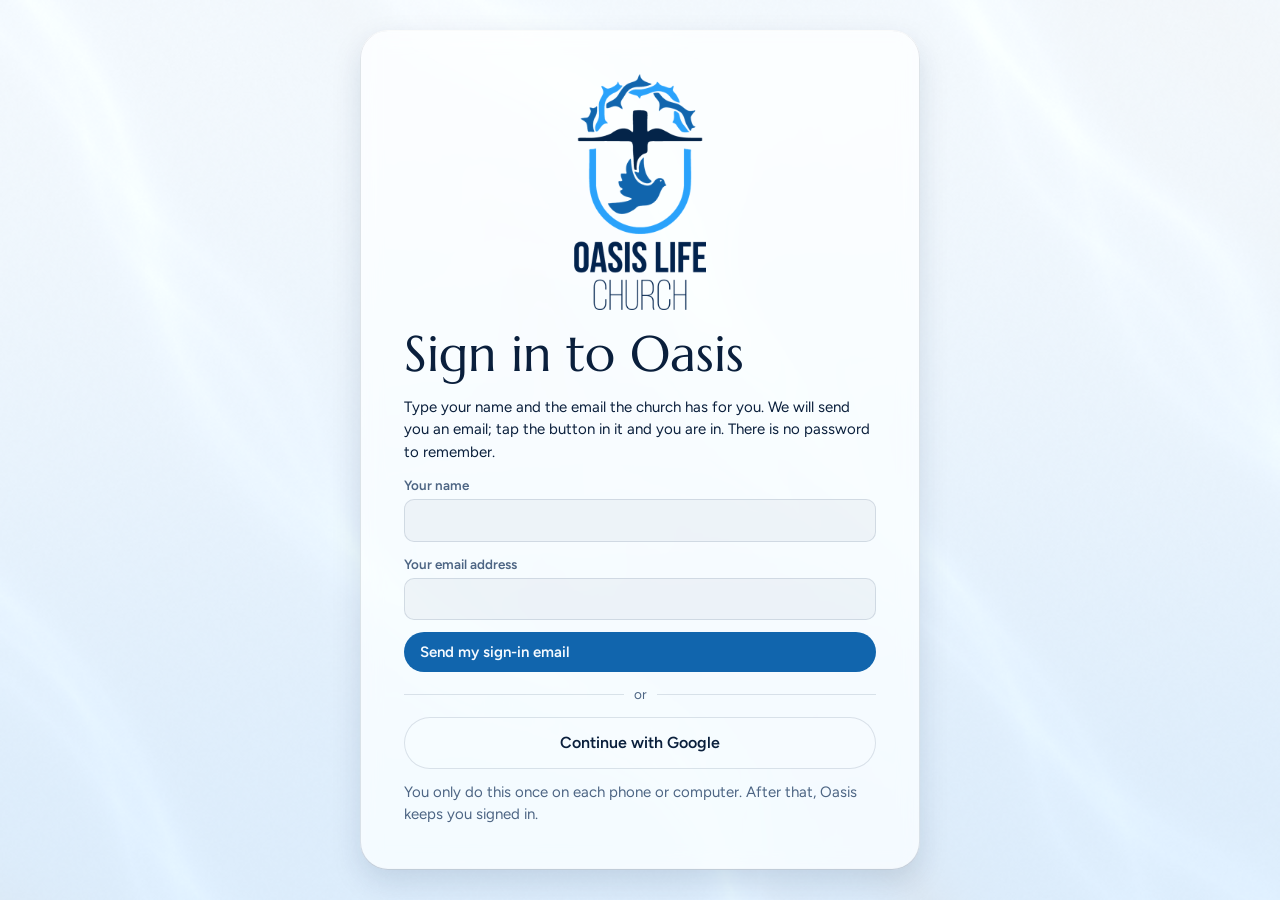
<file: index.html>
<!doctype html>
<html lang="en-GB">
<head>
<meta charset="utf-8">
<meta name="viewport" content="width=device-width,initial-scale=1,viewport-fit=cover">
<meta name="robots" content="noindex">
<meta name="theme-color" content="#020B1A">
<title>Oasis</title>
<link rel="manifest" href="./manifest.webmanifest">
<link rel="icon" type="image/png" sizes="48x48" href="./favicon-48.png">
<link rel="icon" type="image/png" sizes="192x192" href="./icon-192.png">
<link rel="apple-touch-icon" href="./apple-touch-icon.png">
<meta name="mobile-web-app-capable" content="yes">
<meta name="apple-mobile-web-app-capable" content="yes">
<meta name="apple-mobile-web-app-title" content="Oasis">
<meta name="apple-mobile-web-app-status-bar-style" content="black-translucent">
  <script type="module" crossorigin src="./assets/web-BlLsbm6i.js"></script>
  <link rel="stylesheet" crossorigin href="./assets/web-DhXPnH5F.css">
</head>
<body>
<canvas id="scene" aria-hidden="true"></canvas>
<canvas id="water" aria-hidden="true"></canvas>
<svg width="0" height="0" style="position:absolute" aria-hidden="true"><defs id="filters"></defs></svg>
<div id="root"></div>
</body>
</html>
</file>
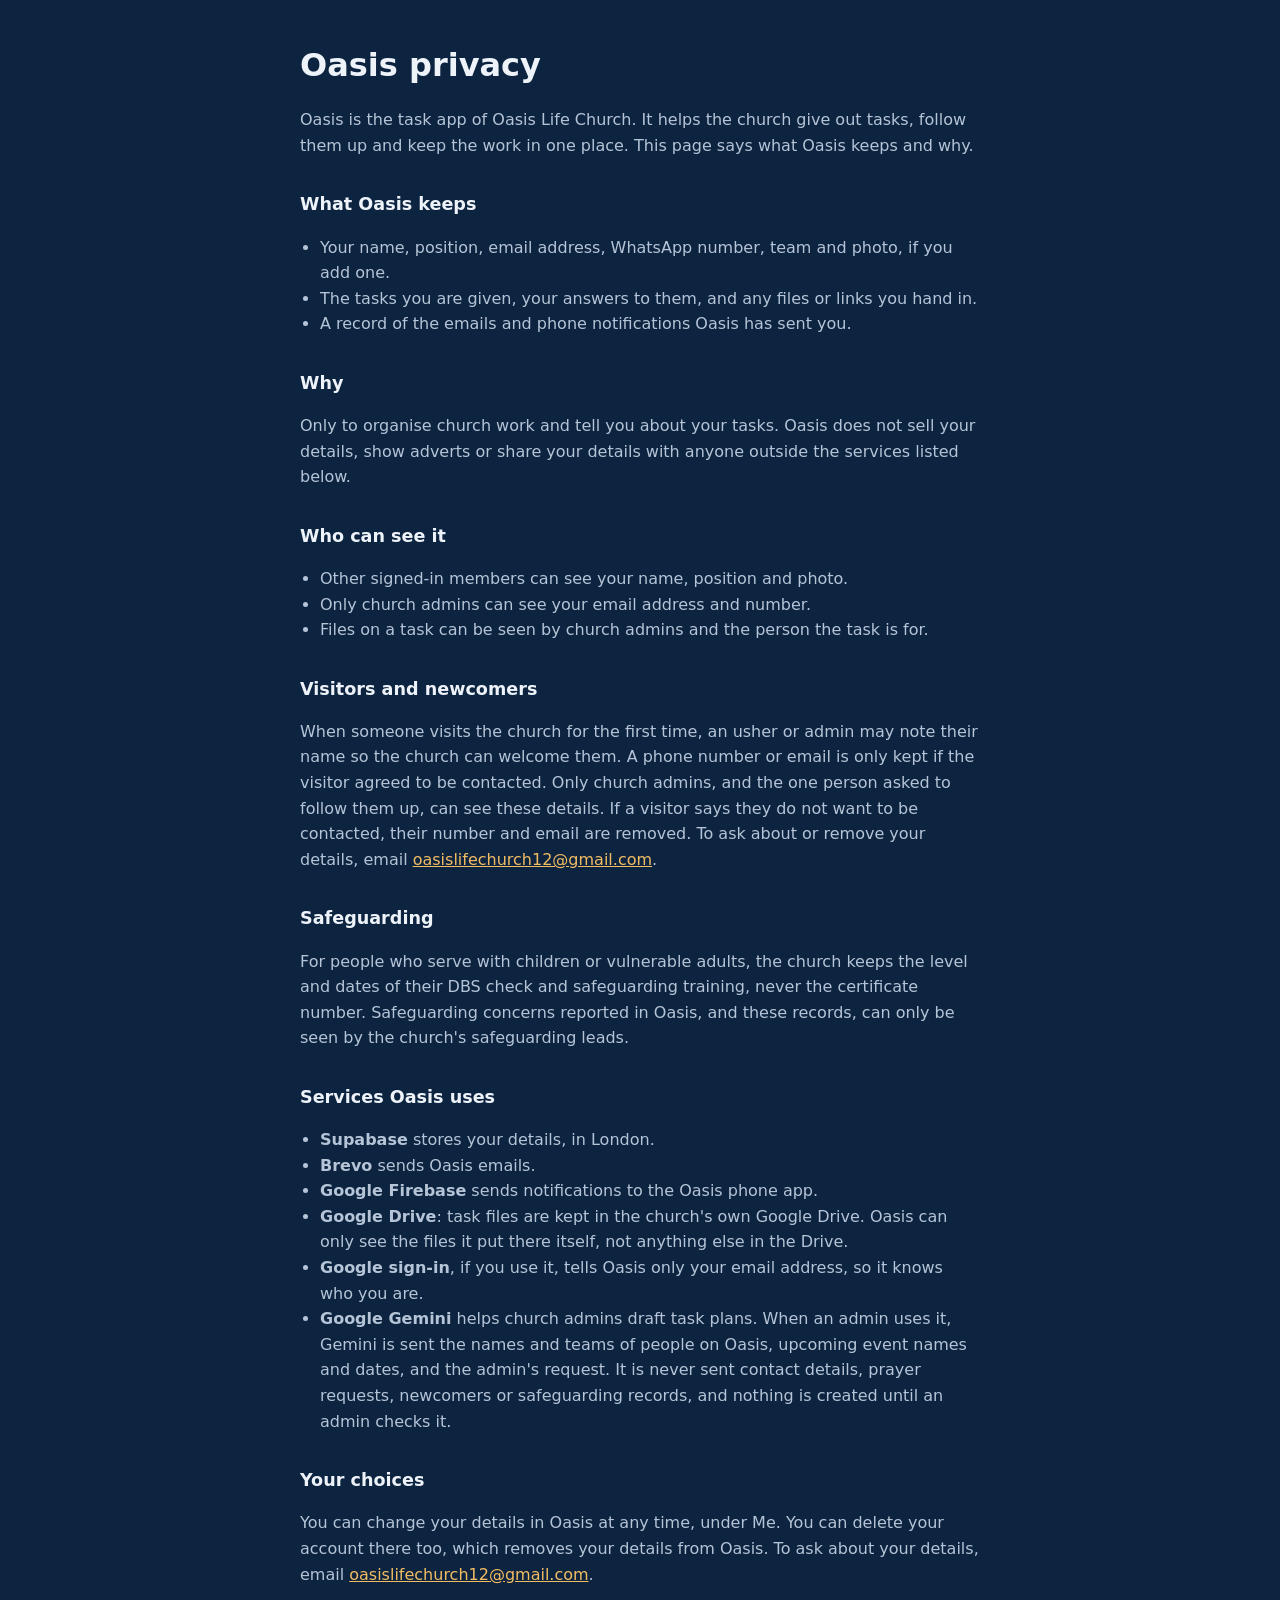
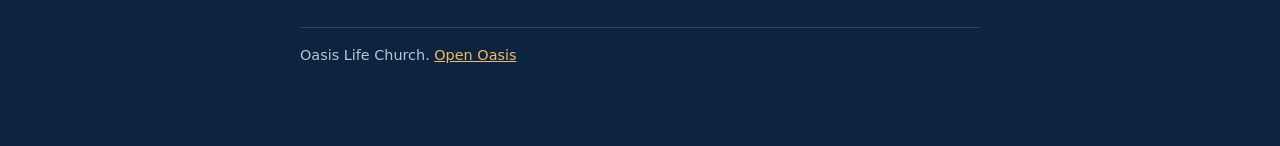
<file: privacy.html>
<!doctype html>
<html lang="en-GB">
<head>
<meta charset="utf-8">
<meta name="viewport" content="width=device-width, initial-scale=1">
<title>Oasis privacy</title>
<style>
  :root { --bg: #0d2440; --ink: #eef3f9; --muted: #b5c4d6; --line: rgba(255,255,255,.14); --gold: #f2bc62; }
  body { margin: 0; background: var(--bg); color: var(--ink); font: 16px/1.6 system-ui, -apple-system, "Segoe UI", sans-serif; }
  main { max-width: 680px; margin: 0 auto; padding: 40px 16px 64px; }
  h1 { font-weight: 600; margin: 0 0 4px; }
  h2 { font-size: 1.1rem; margin: 32px 0 8px; }
  p, li { color: var(--muted); }
  ul { padding-left: 20px; }
  a { color: var(--gold); }
  .dim { font-size: .9rem; border-top: 1px solid var(--line); margin-top: 40px; padding-top: 16px; }
</style>
</head>
<body>
<main>
  <h1>Oasis privacy</h1>
  <p>Oasis is the task app of Oasis Life Church. It helps the church give out tasks, follow them up and keep the work in one place. This page says what Oasis keeps and why.</p>

  <h2>What Oasis keeps</h2>
  <ul>
    <li>Your name, position, email address, WhatsApp number, team and photo, if you add one.</li>
    <li>The tasks you are given, your answers to them, and any files or links you hand in.</li>
    <li>A record of the emails and phone notifications Oasis has sent you.</li>
  </ul>

  <h2>Why</h2>
  <p>Only to organise church work and tell you about your tasks. Oasis does not sell your details, show adverts or share your details with anyone outside the services listed below.</p>

  <h2>Who can see it</h2>
  <ul>
    <li>Other signed-in members can see your name, position and photo.</li>
    <li>Only church admins can see your email address and number.</li>
    <li>Files on a task can be seen by church admins and the person the task is for.</li>
  </ul>

  <h2>Visitors and newcomers</h2>
  <p>When someone visits the church for the first time, an usher or admin may note their name so the church can welcome them. A phone number or email is only kept if the visitor agreed to be contacted. Only church admins, and the one person asked to follow them up, can see these details. If a visitor says they do not want to be contacted, their number and email are removed. To ask about or remove your details, email <a href="mailto:oasislifechurch12@gmail.com">oasislifechurch12@gmail.com</a>.</p>

  <h2>Safeguarding</h2>
  <p>For people who serve with children or vulnerable adults, the church keeps the level and dates of their DBS check and safeguarding training, never the certificate number. Safeguarding concerns reported in Oasis, and these records, can only be seen by the church's safeguarding leads.</p>

  <h2>Services Oasis uses</h2>
  <ul>
    <li><b>Supabase</b> stores your details, in London.</li>
    <li><b>Brevo</b> sends Oasis emails.</li>
    <li><b>Google Firebase</b> sends notifications to the Oasis phone app.</li>
    <li><b>Google Drive</b>: task files are kept in the church's own Google Drive. Oasis can only see the files it put there itself, not anything else in the Drive.</li>
    <li><b>Google sign-in</b>, if you use it, tells Oasis only your email address, so it knows who you are.</li>
    <li><b>Google Gemini</b> helps church admins draft task plans. When an admin uses it, Gemini is sent the names and teams of people on Oasis, upcoming event names and dates, and the admin's request. It is never sent contact details, prayer requests, newcomers or safeguarding records, and nothing is created until an admin checks it.</li>
  </ul>

  <h2>Your choices</h2>
  <p>You can change your details in Oasis at any time, under Me. You can delete your account there too, which removes your details from Oasis. To ask about your details, email <a href="mailto:oasislifechurch12@gmail.com">oasislifechurch12@gmail.com</a>.</p>

  <p class="dim">Oasis Life Church. <a href="./">Open Oasis</a></p>
</main>
</body>
</html>
</file>
<file: assets/web-DhXPnH5F.css>
@font-face{font-family:Marcellus;font-style:normal;font-display:swap;font-weight:400;src:url(./marcellus-latin-ext-400-normal-DkjSXVBo.woff2) format("woff2"),url(./marcellus-latin-ext-400-normal-D06jIo1e.woff) format("woff");unicode-range:U+0100-02BA,U+02BD-02C5,U+02C7-02CC,U+02CE-02D7,U+02DD-02FF,U+0304,U+0308,U+0329,U+1D00-1DBF,U+1E00-1E9F,U+1EF2-1EFF,U+2020,U+20A0-20AB,U+20AD-20C0,U+2113,U+2C60-2C7F,U+A720-A7FF}@font-face{font-family:Marcellus;font-style:normal;font-display:swap;font-weight:400;src:url(./marcellus-latin-400-normal-86dSXJnk.woff2) format("woff2"),url(./marcellus-latin-400-normal-AvMY561b.woff) format("woff");unicode-range:U+0000-00FF,U+0131,U+0152-0153,U+02BB-02BC,U+02C6,U+02DA,U+02DC,U+0304,U+0308,U+0329,U+2000-206F,U+20AC,U+2122,U+2191,U+2193,U+2212,U+2215,U+FEFF,U+FFFD}@font-face{font-family:Figtree Variable;font-style:normal;font-display:swap;font-weight:300 900;src:url(./figtree-latin-ext-wght-normal-DCwSJGxG.woff2) format("woff2-variations");unicode-range:U+0100-02BA,U+02BD-02C5,U+02C7-02CC,U+02CE-02D7,U+02DD-02FF,U+0304,U+0308,U+0329,U+1D00-1DBF,U+1E00-1E9F,U+1EF2-1EFF,U+2020,U+20A0-20AB,U+20AD-20C0,U+2113,U+2C60-2C7F,U+A720-A7FF}@font-face{font-family:Figtree Variable;font-style:normal;font-display:swap;font-weight:300 900;src:url(./figtree-latin-wght-normal-D_ZTVpCC.woff2) format("woff2-variations");unicode-range:U+0000-00FF,U+0131,U+0152-0153,U+02BB-02BC,U+02C6,U+02DA,U+02DC,U+0304,U+0308,U+0329,U+2000-206F,U+20AC,U+2122,U+2191,U+2193,U+2212,U+2215,U+FEFF,U+FFFD}:root{--ink: #F8F1E7;--muted: #CDC1B4;--accent: #F2BC62;--on-accent: #20140A;--pane: rgba(15, 9, 18, .56);--thick: rgba(13, 8, 16, .87);--line: rgba(255, 255, 255, .13);--edge: rgba(255, 235, 205, .3);--glint: rgba(255, 226, 180, .14);--shade: rgba(5, 0, 8, .55);--comm: #FF7D92;--thanks: #F7C56C;--fus: #8FAEFF;--spec: #5FE3B3;--hot: #FF9DAD;--warm: #F7C56C;--good: #6FE3B6;--display: "Marcellus", "Trajan Pro", Georgia, serif;--body: "Figtree Variable", "Segoe UI", system-ui, sans-serif;color-scheme:dark}*{box-sizing:border-box}html,body{margin:0;min-height:100%}html{-webkit-text-size-adjust:100%;text-size-adjust:100%}body{background:linear-gradient(150deg,#2b0a18,#0e1540 50%,#0a2a22) fixed;color:var(--ink);font:15px/1.5 var(--body)}#scene{position:fixed;inset:0;width:100%;height:100%;z-index:-1;display:block}button{font:inherit;color:inherit;background:none;border:0;cursor:pointer;text-align:left}input,select,textarea{font:inherit;color:var(--ink);background:#ffffff12;border:1px solid var(--line);border-radius:10px;padding:9px 11px;width:100%;min-height:40px}select option{background:#1a1020;color:var(--ink)}input[type=checkbox]{width:18px;height:18px;min-height:0;accent-color:var(--accent)}::placeholder{color:var(--muted);opacity:.75}:focus-visible{outline:2px solid var(--accent);outline-offset:2px}h1,h2,h3,p,ol{margin:0;padding:0}h1,h2{font-family:var(--display);font-weight:400}h1{text-wrap:balance}h2{font-size:1.35rem;line-height:1.2}.dim{color:var(--muted)}.pane,.thick{position:relative;isolation:isolate;border-radius:20px;box-shadow:inset 0 1px 0 var(--edge),inset 0 0 0 1px var(--line),0 18px 44px var(--shade)}.pane{background:var(--pane);-webkit-backdrop-filter:blur(16px) saturate(150%);backdrop-filter:blur(16px) saturate(150%)}.thick{background:var(--thick);-webkit-backdrop-filter:blur(14px);backdrop-filter:blur(14px)}.pane:after,.thick:after{content:"";position:absolute;inset:0;border-radius:inherit;pointer-events:none;z-index:-1;background:radial-gradient(420px circle at var(--mx, -999px) var(--my, -999px),var(--glint),transparent 70%)}.liquid{background:linear-gradient(135deg,var(--glint),transparent 58%),#0f09124d;-webkit-backdrop-filter:blur(10px) saturate(170%);backdrop-filter:blur(10px) saturate(170%);box-shadow:inset 0 1px 1px var(--edge),inset 0 -1px 1px var(--line),inset 0 0 0 1px var(--line),0 12px 30px var(--shade)}@media(prefers-reduced-transparency:reduce){.pane,.liquid{background:var(--thick)}}.shell{display:grid;grid-template-columns:216px minmax(0,1fr);gap:22px;padding:16px max(16px,env(safe-area-inset-right,0px)) 40px max(16px,env(safe-area-inset-left,0px));max-width:1500px;margin-inline:auto;align-items:start}.rail{position:sticky;top:16px;border-radius:22px;padding:14px 12px;display:grid;gap:10px;z-index:5}.mark{font:1.7rem/1.1 var(--display);padding:4px 12px 8px}nav{position:relative;display:grid;gap:3px}nav button{position:relative;z-index:1;display:flex;align-items:center;gap:11px;height:44px;padding:0 12px;border-radius:14px;font-weight:600;color:var(--muted);transition:color .25s}nav button:hover,nav button[aria-current]{color:var(--ink)}nav svg{width:19px;height:19px;flex:none;fill:none;stroke:currentColor;stroke-width:1.7;stroke-linecap:round;stroke-linejoin:round}nav em{margin-left:auto;font:700 .72rem var(--body);padding:1px 8px;border-radius:99px;background:var(--line);color:var(--ink)}.navpill{position:absolute;left:0;top:0;border-radius:14px;transition:transform .55s cubic-bezier(.3,1.4,.5,1)}.filestate{display:grid;gap:1px;padding:10px 12px 2px;border-top:1px solid var(--line);font-size:.8rem;min-width:0}.filestate b{font-weight:600;white-space:nowrap;overflow:hidden;text-overflow:ellipsis}.filestate span{color:var(--muted)}.stage{min-width:0}.view{display:grid;gap:18px;min-width:0}.previewing{padding:8px 14px;margin-bottom:14px;border-radius:12px;background:var(--thick);color:var(--warm);font-weight:600}.hero{display:grid;grid-template-columns:minmax(0,1fr) minmax(300px,470px);gap:24px;align-items:center;min-height:440px}.hero-text{min-width:0;text-shadow:0 2px 22px rgba(0,0,0,.65)}.when{font:1.65rem/1.2 var(--display);color:var(--accent)}.hero h1{font-size:clamp(2.6rem,5.4vw,5rem);line-height:1.02;margin:8px 0 14px}.lede{font-size:1.08rem;max-width:52ch}.gap{margin-top:10px;max-width:58ch}.glassbtn{margin-top:18px;padding:11px 22px;border-radius:99px;font-weight:700;background:var(--accent);color:var(--on-accent);text-shadow:none}.glassbtn:hover{filter:brightness(1.08)}.summary{font:1.45rem/1.3 var(--display);text-shadow:0 2px 18px rgba(0,0,0,.7)}.summary b{font-weight:400;color:var(--accent)}.summary .hotnum{color:var(--hot)}.grid-a{display:grid;grid-template-columns:minmax(0,1.45fr) minmax(300px,1fr);gap:18px;align-items:start}.grid-b{display:grid;grid-template-columns:repeat(2,minmax(0,1fr));gap:18px;align-items:start}.grid-c{display:grid;grid-template-columns:minmax(0,2.3fr) minmax(260px,1fr);gap:18px;align-items:start}.col{display:grid;gap:18px;min-width:0}.panel{padding:20px 22px;min-width:0;display:grid;gap:10px;align-content:start}.phead{display:flex;justify-content:space-between;align-items:baseline;gap:12px}.link{color:var(--accent);font-weight:600;text-decoration:underline;text-underline-offset:3px;text-decoration-color:transparent;padding:2px 0}.link:hover{text-decoration-color:currentColor}.focus{list-style:none;counter-reset:f;display:grid}.focus li{counter-increment:f;border-top:1px solid var(--line)}.focus li:first-child{border-top:0}.focus button{position:relative;display:grid;gap:2px;width:100%;padding:12px 8px 12px 44px;border-radius:10px}.focus button:before{content:counter(f);position:absolute;left:8px;top:9px;font:1.5rem/1.2 var(--display);color:var(--accent)}.focus button:hover,.eline:hover,.pick:hover,tbody tr:hover{background:#ffffff0d}.ft{font-weight:600}.fm{font-size:.88rem}.fy{font-size:.8rem;color:var(--muted)}.bignum{font:3rem/1 var(--display);color:var(--hot)}.bignum span{font-size:1.1rem;color:var(--ink)}.eline{display:grid;grid-template-columns:48px minmax(0,1fr);gap:8px;align-items:center;padding:7px 6px;border-radius:10px;width:100%}.eday{font:1.5rem/1 var(--display);text-align:center}.eday small{display:block;font:.72rem var(--body);color:var(--muted);margin-top:2px}.ename{display:block;line-height:1.3}.dot{display:inline-block;width:9px;height:9px;border-radius:50%;margin-right:8px;background:var(--c);vertical-align:1px;flex:none}.c-comm{--c: var(--comm)}.c-thanks{--c: var(--thanks)}.c-fus{--c: var(--fus)}.c-spec{--c: var(--spec)}.state{display:inline-block;font-size:.76rem;font-weight:700;padding:1px 9px;border-radius:99px;border:1px solid currentColor;white-space:nowrap;text-shadow:none}.state.hot{color:var(--hot)}.state.warm{color:var(--warm)}.state.good{color:var(--good)}.state.quiet{color:var(--muted)}.rose{position:relative;width:100%;max-width:470px;aspect-ratio:1;justify-self:end;filter:drop-shadow(0 22px 50px rgba(0,0,0,.55))}.rose svg{width:100%;height:100%;display:block;overflow:visible}.lead-ring{fill:#060309db;stroke:#ffebcd57;stroke-width:1.5}.pane-glass{stroke:#060309f2;stroke-width:2.5;transition:filter .25s}.pane-glass.off{opacity:.55}.pane-g{cursor:pointer;outline:none}.pane-g .pane-glass{filter:brightness(.72) saturate(1.05)}.pane-g.on .pane-glass{filter:brightness(1.12) saturate(1.2)}.pane-g:focus-visible .pane-glass{stroke:var(--ink);stroke-width:3}.pane-g text{font:19px var(--display);fill:#fff;pointer-events:none;paint-order:stroke;stroke:#0000008c;stroke-width:3px}.rose-lens{position:absolute;left:50%;top:50%;width:41%;aspect-ratio:1;transform:translate(-50%,-50%);border-radius:50%;display:grid;align-content:center;justify-items:center;text-align:center;gap:2px;padding:12px;background:linear-gradient(140deg,var(--glint),transparent 55%),#0a050e9e;-webkit-backdrop-filter:blur(6px) saturate(160%);backdrop-filter:blur(6px) saturate(160%);box-shadow:inset 0 2px 2px var(--edge),inset 0 -2px 3px var(--line),0 10px 26px var(--shade);pointer-events:none}.rose-lens b{font:400 1.2rem/1.1 var(--display);color:var(--accent)}.rose-name{font-size:.8rem;font-weight:600;line-height:1.22;display:-webkit-box;-webkit-line-clamp:3;-webkit-box-orient:vertical;overflow:hidden}.rose-lens small{font-size:.72rem;color:var(--muted)}.pagehead{display:flex;flex-wrap:wrap;gap:10px 20px;justify-content:space-between;align-items:center;padding:6px 2px;text-shadow:0 2px 18px rgba(0,0,0,.7)}.pagehead h1{font-size:clamp(2.2rem,4.2vw,3.5rem);line-height:1.05}.pagehead .dim{color:var(--ink)}.row{display:flex;flex-wrap:wrap;gap:8px;align-items:center}.row input{width:auto;flex:1 1 130px;min-width:0}.btn{padding:8px 16px;min-height:40px;border-radius:99px;background:#ffffff1a;font-weight:600;box-shadow:inset 0 0 0 1px var(--line);text-shadow:none;white-space:nowrap}.btn:hover{background:#ffffff2b}.btn.primary{background:var(--accent);color:var(--on-accent);box-shadow:none}.btn.primary:hover{filter:brightness(1.08);background:var(--accent)}.btn.small{min-height:34px;padding:5px 13px;font-size:.86rem}.btn:disabled{opacity:.6;cursor:default}.round{width:40px;height:40px;border-radius:50%;background:#ffffff1f;text-align:center;font-size:1.25rem;line-height:1;text-shadow:none}.round:hover{background:#fff3}.chips{display:flex;flex-wrap:wrap;gap:6px}.chips button{padding:6px 13px;min-height:36px;border-radius:99px;background:#ffffff17;font-size:.86rem;font-weight:600}.chips button:hover{background:#ffffff29}.chips button[aria-pressed=true]{background:var(--accent);color:var(--on-accent)}.filters{display:grid;gap:9px;margin-bottom:4px}.search{max-width:340px}.check{display:flex;gap:9px;align-items:center;font-weight:500}.scroll{overflow-x:auto}table{width:100%;min-width:620px;border-collapse:collapse}th{text-align:left;font-size:.82rem;font-weight:600;color:var(--muted);padding:8px 12px 8px 4px}td{padding:11px 12px 11px 4px;border-top:1px solid var(--line);vertical-align:top;font-size:.94rem}tbody tr{cursor:pointer}.tt{font-weight:600}.tt .state{margin-left:8px}.n{text-align:right;font-variant-numeric:tabular-nums}.nw{white-space:nowrap}.miss{color:var(--hot);font-weight:600;font-size:.86rem;white-space:nowrap}.empty{color:var(--muted);padding:8px 0}.cal{display:grid;grid-template-columns:repeat(7,minmax(0,1fr));gap:5px}.dow{font-size:.8rem;font-weight:600;color:var(--muted);padding:2px 7px}.day{min-height:98px;padding:7px;border-radius:11px;background:#ffffff0f;display:flex;flex-direction:column;gap:4px;align-items:stretch;min-width:0}.day:hover{background:#ffffff1c}.day.sel{box-shadow:inset 0 0 0 2px var(--accent)}.day b{font-weight:600;font-size:.86rem;font-variant-numeric:tabular-nums}.day.now b{display:inline-grid;place-items:center;width:25px;height:25px;border-radius:50%;background:var(--accent);color:var(--on-accent)}.chip{font-size:.73rem;line-height:1.25;padding-left:7px;border-left:2px solid var(--c);overflow:hidden;display:-webkit-box;-webkit-line-clamp:3;-webkit-box-orient:vertical;word-break:break-word}.legend{display:flex;flex-wrap:wrap;gap:6px 16px;font-size:.84rem;color:var(--muted);margin-top:6px}.pick{display:grid;gap:3px;justify-items:start;padding:10px 8px;border-radius:10px;border-top:1px solid var(--line);width:100%;font-size:.9rem}.pn{font-weight:600;font-size:.96rem;line-height:1.3}.alert{display:grid;grid-template-columns:minmax(0,1fr) auto;gap:12px;padding:12px 0;border-top:1px solid var(--line);align-items:start}.alert p{font-size:.9rem}.at b{font-weight:700}.aa{display:flex;gap:6px}.min{display:grid;gap:7px;padding:12px 0;border-top:1px solid var(--line)}.min:first-child{border-top:0;padding-top:0}.mh{display:flex;justify-content:space-between;align-items:baseline;gap:10px}.seg{display:flex;gap:4px}.seg i{flex:1;height:9px;border-radius:3px;background:#ffffff24}.seg i.on{background:var(--accent)}.file{font-weight:700;word-break:break-word}.wrow{display:grid;grid-template-columns:minmax(0,1fr) 84px;gap:12px;align-items:center;padding:7px 0;border-top:1px solid var(--line)}.wrow label{font-weight:600}.wrow p{font-size:.84rem}.tags{display:flex;flex-wrap:wrap;gap:6px}.tags span{padding:3px 11px;border-radius:99px;background:#ffffff1a;font-size:.88rem}.tags .plain{background:none;padding:0}.lrow{display:grid;grid-template-columns:minmax(0,1fr) auto minmax(0,1fr) auto;gap:10px;padding:6px 0;border-top:1px solid var(--line);font-size:.9rem;align-items:center}.veil{position:fixed;inset:0;z-index:20;background:#06020a73;display:flex;justify-content:flex-end;animation:fade .2s}.sheet{width:min(500px,100%);height:100%;background:#100914eb;-webkit-backdrop-filter:blur(22px) saturate(160%);backdrop-filter:blur(22px) saturate(160%);box-shadow:inset 1px 0 0 var(--edge),-24px 0 60px #00000080;display:flex;flex-direction:column;animation:slide .32s cubic-bezier(.2,.9,.25,1)}.sheet header{display:flex;justify-content:space-between;align-items:center;padding:20px 22px 12px}.sheet h2{font-size:1.7rem}.x{width:40px;height:40px;border-radius:50%;text-align:center;font-size:1.5rem;line-height:1;background:#ffffff1a}.sheet-body{overflow-y:auto;padding:4px 22px 28px;flex:1}.form{display:grid;grid-template-columns:repeat(2,minmax(0,1fr));gap:13px}.field{display:grid;gap:4px;align-content:start;min-width:0}.field>span{font-size:.84rem;font-weight:600;color:var(--muted)}.wide{grid-column:1 / -1}.why,.note{padding:11px 13px;border-radius:12px;background:#ffffff0f;font-size:.9rem;display:grid;gap:6px}.why{display:block}.why span{color:var(--muted)}.why p{margin-top:6px}.note{border-left:3px solid var(--warm);justify-items:start}.linked h3{font:600 .84rem var(--body);color:var(--muted);margin-bottom:4px}.linked small{color:var(--muted)}.actions{display:flex;gap:8px;margin-top:4px}.err{color:var(--hot);font-weight:600}.toast{position:fixed;left:50%;bottom:calc(22px + env(safe-area-inset-bottom,0px));transform:translate(-50%);z-index:30;display:flex;gap:14px;align-items:center;max-width:calc(100vw - 32px);padding:11px 20px;border-radius:99px;background:#140c19e6;font-weight:600;animation:rise .3s}.toast.bad{color:var(--hot);border-radius:16px}.welcome{min-height:100vh;display:grid;place-items:center;padding:24px max(16px,env(safe-area-inset-right,0px)) 24px max(16px,env(safe-area-inset-left,0px))}.welcome-card{width:min(560px,100%);padding:clamp(24px,5vw,44px);border-radius:28px;display:grid;gap:14px;background:#0f0912ad}.w-name{color:var(--accent);font:1.15rem var(--display)}.welcome h1{font-size:clamp(2.1rem,5vw,3.1rem);line-height:1.08}@keyframes fade{0%{opacity:0}}@keyframes slide{0%{transform:translate(40px);opacity:.4}}@keyframes rise{0%{opacity:0;transform:translate(-50%,8px)}}@media(prefers-reduced-motion:reduce){.veil,.sheet,.toast{animation:none}.navpill{transition:none}}@media(max-width:1100px){.shell{grid-template-columns:minmax(0,1fr);gap:16px}.rail{position:sticky;top:8px;padding:7px}.mark,.filestate{display:none}nav{display:flex;overflow-x:auto;scrollbar-width:none}nav button{flex:0 0 auto}nav em{margin-left:2px}.hero{grid-template-columns:minmax(0,1fr) minmax(260px,370px);min-height:0}}@media(max-width:820px){.hero,.grid-a,.grid-b,.grid-c{grid-template-columns:minmax(0,1fr)}.rose{justify-self:center;max-width:400px}.day{min-height:58px;padding:5px}.chip{font-size:0;border:0;padding:0;width:9px;height:9px;border-radius:50%;background:var(--c);display:block}.panel{padding:16px}.summary{font-size:1.2rem}}@media(max-width:480px){nav svg{display:none}.form,.alert{grid-template-columns:minmax(0,1fr)}.lrow{grid-template-columns:minmax(0,1fr);gap:2px}.rose-name{font-size:.7rem}.rose-lens b{font-size:1rem}}.summary b,.bignum,.eday,.focus button:before{font-family:var(--body);font-weight:600;font-variant-numeric:tabular-nums lining-nums}.bignum span{font-family:var(--display);font-weight:400}.eday small{font-weight:400}.pane-g text{font-family:var(--body);font-weight:600;font-size:18px}.focus button:before{font-size:1.25rem;top:11px}.hero-text{position:relative;isolation:isolate}.hero-text:before{content:"";position:absolute;inset:-40px -60px -40px -40px;z-index:-1;pointer-events:none;background:radial-gradient(closest-side,rgba(6,2,10,.72),rgba(6,2,10,.45) 62%,transparent)}.pagehead{position:relative;isolation:isolate}.pagehead:before{content:"";position:absolute;inset:-14px -24px;z-index:-1;pointer-events:none;background:radial-gradient(closest-side,rgba(6,2,10,.6),transparent)}.summary{position:relative;isolation:isolate}.summary:before{content:"";position:absolute;inset:-12px -20px;z-index:-1;pointer-events:none;background:linear-gradient(90deg,rgba(6,2,10,.55),transparent 85%)}.hero{overflow:visible}body{overflow-x:clip}.pagehead:before{inset:-14px 0}.yr{font-family:var(--body);font-weight:300;font-variant-numeric:lining-nums;letter-spacing:-.01em}html{overflow-x:clip}.push{margin-left:auto}.btn.danger{color:var(--hot);background:none}.btn.danger-on{background:#b3213f;color:#fff;box-shadow:none}.btn.danger-on:hover{background:#c92a4b}.actions{flex-wrap:wrap;align-items:center}.notes-grid{display:grid;grid-template-columns:repeat(auto-fill,minmax(300px,1fr));gap:16px;align-items:start}.note-card{display:grid;gap:7px;padding:18px 20px;width:100%;border-radius:18px}.note-card:hover{background:#1c1222eb}.nt{font:1.25rem/1.2 var(--display)}.nm{font-size:.84rem}.nb{font-size:.92rem;display:-webkit-box;-webkit-line-clamp:4;-webkit-box-orient:vertical;overflow:hidden;overflow-wrap:anywhere}.nb b{font-weight:600}.charts{display:grid;grid-template-columns:repeat(2,minmax(0,1fr));gap:18px;align-items:start}.chart.wide{grid-column:1 / -1}.sub{font-size:.88rem;margin-top:2px}.mini{min-width:0}.mini td,.mini th{padding:6px 12px 6px 2px}.mini tbody tr{cursor:default}.chart .legend{margin:0 0 4px}.on-done{background:var(--accent)}.on-open{background:#ffffff4d}.on-gold,.dot.on-done{background:var(--accent)}.dot.on-open{background:#ffffff6b}.tone-hot{background:var(--hot)}.tone-warm{background:var(--warm)}.tone-good{background:var(--good)}.tone-quiet{background:#ffffff57}.hb{display:grid;grid-template-columns:minmax(96px,38%) minmax(0,1fr) 28px;gap:10px;align-items:center;padding:5px 2px;border-radius:8px;font-size:.92rem;outline-offset:0}.hb:hover{background:#ffffff0d}.hl{min-width:0;line-height:1.25}.ht{display:flex;gap:2px;height:12px;border-radius:4px;background:#ffffff0d;overflow:hidden}.ht i{display:block;height:100%;border-radius:0 4px 4px 0}.ht.split i{border-radius:0}.ht.split i:last-child{border-radius:0 4px 4px 0}.hv{text-align:right;font-weight:600;font-variant-numeric:tabular-nums}.vchart{position:relative;padding:22px 0 0 26px}.grid-lines{position:absolute;left:26px;right:0;top:22px;height:220px;pointer-events:none}.grid-lines span{position:absolute;left:0;right:0;height:1px;background:var(--line)}.grid-lines em{position:absolute;left:-24px;top:-9px;width:18px;text-align:right;font:500 .76rem var(--body);color:var(--muted);font-variant-numeric:tabular-nums}.vbars{position:relative;height:220px;display:grid;grid-template-columns:repeat(var(--n),minmax(0,1fr))}.vcol{display:flex;align-items:flex-end;justify-content:center;border-radius:6px;padding:0 12%}.vcol:hover{background:#ffffff0d}.vstack{position:relative;width:100%;max-width:34px;display:flex;flex-direction:column;gap:2px}.vstack i{display:block;min-height:2px;background:var(--c);flex-basis:0}.vstack i:nth-child(2){border-radius:4px 4px 0 0}.vtot{position:absolute;left:0;right:0;bottom:100%;text-align:center;font-size:.8rem;font-weight:600;padding-bottom:2px;font-variant-numeric:tabular-nums}.vlabels{display:grid;grid-template-columns:repeat(var(--n),minmax(0,1fr));margin-top:6px;font-size:.76rem;color:var(--muted);text-align:center}.vlabels small{display:block;font-size:.7rem}.tip{position:fixed;z-index:40;transform:translate(-50%,calc(-100% - 12px));pointer-events:none;display:grid;gap:1px;padding:8px 12px;border-radius:10px;background:#08040cf5;box-shadow:inset 0 0 0 1px var(--edge),0 10px 26px #0000008c;font-size:.84rem;white-space:nowrap}.tip b{font-weight:700}@media(max-width:820px){.charts{grid-template-columns:minmax(0,1fr)}.vlabels small{display:none}.vlabels{font-size:.62rem}.vtot{font-size:.68rem}.vcol{padding:0 6%}}.charts{--comm: #E5526C;--thanks: #BE8A29;--fus: #6786E6;--spec: #27AD80}.sevhead{display:flex;flex-wrap:wrap;gap:8px;align-items:center;margin-bottom:2px}.alert2{border-top:1px solid var(--line)}.alert-head{display:grid;grid-template-columns:minmax(0,1fr) auto 26px;gap:12px;align-items:center;width:100%;padding:12px 6px;border-radius:10px}.alert-head:hover{background:#ffffff0d}.alert-head .at{font-weight:600;line-height:1.35}.area{font-size:.82rem;text-align:right}.chev{width:26px;height:26px;border-radius:50%;display:grid;place-items:center;background:#ffffff17;font-size:1.05rem;line-height:1}.alert-body{display:grid;gap:8px;padding:2px 6px 16px;max-width:80ch}.alert-body h4,.prepblock h4{margin:8px 0 0;font:600 .86rem var(--body);color:var(--accent)}.whylist{display:grid;gap:4px}.alert-foot{display:flex;flex-wrap:wrap;gap:6px 18px;margin-top:8px}.link.quiet{color:var(--muted);font-weight:500}.taskfix{display:flex;flex-wrap:wrap;gap:8px;align-items:flex-end}.taskfix .field{flex:1 1 170px}.taskfix .btn{min-height:40px}.prep{display:grid;gap:10px}.prepblock{display:grid;gap:7px}.preptask{display:grid;gap:5px;padding:9px 11px;border-radius:12px;background:#ffffff0d}.preptask p{font-weight:600;font-size:.93rem}.preptask small{font-weight:400;color:var(--muted)}.gaps{margin:8px 0 0;padding-left:18px;display:grid;gap:3px}.hint{font-size:.84rem;color:var(--muted);margin-top:-6px}.person{display:grid;grid-template-columns:minmax(0,1fr) minmax(0,1.1fr) minmax(0,1.2fr) auto auto;gap:7px;align-items:center;padding:7px 0;border-top:1px solid var(--line)}.person b{font-weight:600;font-size:.92rem}@media(max-width:1250px){.person{grid-template-columns:minmax(0,1fr) auto auto}.person b,.person input{grid-column:1 / -1}}.veil+.veil{background:#06020a4d}.veil+.veil .sheet{background:#120a17;-webkit-backdrop-filter:none;backdrop-filter:none}.sheet-sub{font:600 .92rem var(--body);color:var(--accent);margin:8px 0 0}.small-note{font-size:.84rem}.wrow>span{justify-self:end;white-space:nowrap;font-size:.86rem}.wrow:has(>span){grid-template-columns:minmax(0,1fr) auto}.stephead{display:flex;gap:12px;align-items:flex-start;margin-bottom:10px}.stephead h2,.stephead p{margin:0}.stepnum{flex:none;width:34px;height:34px;border-radius:50%;display:grid;place-items:center;background:var(--accent);color:var(--on-accent);font-weight:700}.invite-line{display:grid;grid-template-columns:minmax(120px,1fr) minmax(0,1.4fr) minmax(0,1fr) minmax(100px,.8fr) auto;gap:8px;align-items:center;padding:10px 0;border-top:1px solid var(--line)}.invite-line .err,.invite-line .il-same{grid-column:1 / -1}.il-name{display:grid;min-width:0;overflow-wrap:anywhere}.il-name b{font-weight:600}.il-same{display:flex;flex-wrap:wrap;gap:8px;align-items:center;font-size:.86rem;color:var(--muted)}.il-same select{flex:0 1 240px;width:auto}.send-person,.personline{display:flex;flex-wrap:wrap;gap:8px 12px;align-items:center;padding:10px 0;border-top:1px solid var(--line)}.panelmsg{padding:10px 16px;border-radius:12px;background:var(--thick);margin:0 0 12px}.goodmsg{color:var(--good);font-weight:600}@media(max-width:820px){.invite-line{grid-template-columns:minmax(0,1fr)}}.invite-someone{display:grid;gap:10px;padding-top:14px;margin-top:10px;border-top:1px solid var(--line)}.invite-someone h3,.invite-someone p{margin:0}.invite-grid{display:grid;grid-template-columns:repeat(auto-fit,minmax(190px,1fr));gap:10px;align-items:end}.webshell{display:grid;gap:14px;max-width:1000px;margin-inline:auto;padding:max(10px,env(safe-area-inset-top,0px)) max(14px,env(safe-area-inset-right,0px)) 40px max(14px,env(safe-area-inset-left,0px))}.webbar{position:sticky;top:max(8px,env(safe-area-inset-top,0px));z-index:5;display:flex;flex-wrap:wrap;gap:6px 12px;align-items:center;justify-content:space-between;padding:8px 12px;border-radius:20px}.webbar .mark{padding:0 6px;font-size:1.4rem}.webnav{display:flex;gap:2px;order:3;flex:1 1 100%;overflow-x:auto;scrollbar-width:none}.webnav button{flex:1 0 auto;height:40px;padding:0 14px;border-radius:12px;font-weight:600;color:var(--muted);text-align:center}.webnav button[aria-current]{color:var(--on-accent);background:var(--accent)}.webme{display:flex;gap:8px;align-items:center}.webmain{min-width:0}.narrow{max-width:640px;margin-inline:auto;width:100%}main.webmain.narrow{padding:14px}@media(min-width:720px){.webnav{order:0;flex:0 1 auto}}.avatar{border-radius:50%;object-fit:cover;flex:none;box-shadow:inset 0 0 0 1px var(--edge);display:block}.avatar.blank{display:grid;place-items:center;font-weight:700;background:#ffffff1f;color:var(--ink)}.stack-form{display:grid;gap:12px}.profile{gap:13px}.photo-row{display:flex;flex-wrap:wrap;gap:14px;align-items:center}label.btn{display:inline-flex;align-items:center;cursor:pointer}.small{font-size:.84rem}.good{color:var(--good);font-weight:600}.consent{padding:13px 15px;border-radius:14px;background:#ffffff0d;display:grid;gap:8px}.consent h3,.deliver h3,.panel h3{font:600 .92rem var(--body);margin:4px 0 0;color:var(--accent)}.consent ul{margin:0;padding-left:18px;display:grid;gap:5px;font-size:.9rem}.danger-zone{border-top:1px solid var(--line);padding-top:10px}.taskcard{gap:12px}.tc-head{display:flex;flex-wrap:wrap;gap:8px 12px;justify-content:space-between;align-items:flex-start}.tc-head h2{flex:1 1 220px}.tc-facts{margin:0;display:grid;gap:6px}.tc-facts div{display:grid;grid-template-columns:110px minmax(0,1fr);gap:8px}.tc-facts dt{color:var(--muted);font-size:.88rem}.tc-facts dd{margin:0;font-weight:500;overflow-wrap:anywhere}.deliver{padding:11px 13px;border-radius:12px;background:#ffffff0f;display:grid;gap:3px}.deliver p{white-space:pre-wrap;overflow-wrap:anywhere}.answers .btn{min-height:46px}.section-title{margin-top:8px;text-shadow:0 2px 16px rgba(0,0,0,.7)}.invite{display:grid;grid-template-columns:repeat(auto-fit,minmax(170px,1fr));gap:9px;align-items:end}.personline{display:flex;flex-wrap:wrap;gap:8px 12px;align-items:center;padding:10px 0;border-top:1px solid var(--line)}.pl-main{flex:1 1 200px;min-width:0;display:grid;gap:1px;overflow-wrap:anywhere}.pl-main b{font-weight:600}.assignline{display:grid;grid-template-columns:minmax(0,1.6fr) minmax(130px,1fr) minmax(130px,150px);gap:10px;align-items:end;padding:11px 0;border-top:1px solid var(--line)}@media(max-width:640px){.assignline{grid-template-columns:minmax(0,1fr)}}.field.inline{min-width:120px}.tell{grid-column:1 / -1}a.btn{text-decoration:none;display:inline-flex;align-items:center;color:var(--ink)}.panel .tags span{padding:3px 11px;border-radius:99px;background:#ffffff1a;font-size:.88rem}.deliver-field{grid-column:1 / -1;order:3}.assignline .tell{order:4;display:grid;gap:4px}.install-card{margin-bottom:14px}.install-card h2{margin-top:0}.install-steps{margin:8px 0;padding-left:22px;display:grid;gap:6px}.signin-steps{margin:0;padding-left:22px;display:grid;gap:8px;font-size:1.05rem}.signin-inbox{text-align:center;text-decoration:none;justify-self:start}.signin-code{padding-top:12px;border-top:1px solid var(--line)}#water{position:fixed;inset:0;width:100%;height:100%;z-index:-1;display:none}:root[data-theme=blue-dark],:root[data-theme=blue-light]{--display: "Marcellus", Georgia, serif}:root[data-theme=blue-dark] #scene,:root[data-theme=blue-light] #scene{display:none}:root[data-theme=blue-dark]{--ink: #EAF2FB;--muted: #9EB6D2;--accent: #2AA2FB;--on-accent: #021430;--pane: rgba(4, 22, 48, .58);--thick: rgba(3, 17, 38, .9);--line: rgba(170, 210, 255, .14);--edge: rgba(205, 230, 255, .26);--glint: rgba(42, 162, 251, .12);--shade: rgba(0, 5, 16, .5);--tint: rgba(170, 210, 255, .07);--field: rgba(170, 210, 255, .07);--hot: #FF9DAD;--warm: #F5C76B;--good: #6FE3B6;--bar: rgba(3, 17, 38, .72)}:root[data-theme=blue-dark] body{background:#020b1a}:root[data-theme=blue-light]{--ink: #0A1F3C;--muted: #4D6584;--accent: #1165AD;--on-accent: #F5FAFF;--pane: rgba(255, 255, 255, .66);--thick: rgba(251, 253, 255, .93);--line: rgba(2, 35, 77, .12);--edge: rgba(255, 255, 255, .95);--glint: rgba(42, 162, 251, .1);--shade: rgba(2, 35, 77, .13);--tint: rgba(2, 35, 77, .045);--field: rgba(2, 35, 77, .04);--hot: #B4233C;--warm: #8A5800;--good: #0E7A50;--bar: rgba(255, 255, 255, .74)}:root[data-theme=blue-light] body{background:#eef5fc}:root[data-theme=blue-light] select option{background:#fff;color:var(--ink)}:root[data-theme=blue-dark] select option{background:#061a36;color:var(--ink)}:root[data-theme=blue-dark] input,:root[data-theme=blue-dark] select,:root[data-theme=blue-dark] textarea,:root[data-theme=blue-light] input,:root[data-theme=blue-light] select,:root[data-theme=blue-light] textarea{background:var(--field)}:root[data-theme=blue-light] .liquid,:root[data-theme=blue-dark] .liquid{background:var(--bar)}:root[data-theme=blue-light] .deliver,:root[data-theme=blue-light] .consent,:root[data-theme=blue-dark] .deliver,:root[data-theme=blue-dark] .consent{background:var(--tint)}:root[data-theme=blue-light] .avatar.blank{background:#1165ad24;color:var(--accent)}:root[data-theme=blue-light] .section-title,:root[data-theme=blue-light] .pagehead h1{text-shadow:none}:root[data-theme=blue-light] .welcome h1{text-shadow:none}.logo-dark{display:block}.logo-light{display:none}:root[data-theme=blue-light] .logo-dark{display:none}:root[data-theme=blue-light] .logo-light{display:block}.signin-logo{width:132px;height:auto;margin:0 auto 4px}.signin-logo img{width:100%;height:auto}.appshell{min-height:100dvh;padding:max(10px,env(safe-area-inset-top,0px)) max(16px,env(safe-area-inset-right,0px)) calc(184px + env(safe-area-inset-bottom,0px)) max(16px,env(safe-area-inset-left,0px));max-width:760px;margin-inline:auto;display:grid;gap:16px;align-content:start}.apphead{display:flex;align-items:center;gap:12px;padding:6px 2px 2px}.apphead .mark-img{width:38px;height:38px;flex:none}.apphead .mark-img img{border-radius:9px}.apphead .mark-img img{width:100%;height:100%;object-fit:contain}.apphead .who{display:grid;line-height:1.15;min-width:0}.apphead .who b{font:1.25rem/1.1 var(--display);font-weight:400}.apphead .who span{color:var(--muted);font-size:.84rem;white-space:nowrap;overflow:hidden;text-overflow:ellipsis}.apphead .avatar{margin-left:auto}.tabbar{position:fixed;z-index:20;left:50%;bottom:calc(14px + env(safe-area-inset-bottom,0px));transform:translate(-50%);width:min(460px,calc(100% - 28px));display:grid;grid-auto-flow:column;grid-auto-columns:1fr;gap:4px;padding:6px;border-radius:26px;isolation:isolate}.tabbar button{height:auto;display:grid;justify-items:center;gap:3px;padding:8px 4px 7px;border-radius:20px;color:var(--muted);font-size:.72rem;font-weight:600;letter-spacing:.01em;transition:color .16s ease-out,background-color .16s ease-out,transform .16s ease-out}.tabbar button svg{display:block;width:24px;height:24px;fill:none;stroke:currentColor;stroke-width:1.7;stroke-linecap:round;stroke-linejoin:round}.tabbar button[aria-current]{color:var(--on-accent);background:var(--accent)}.tabbar button:active{transform:scale(.94)}.tabbar button:focus-visible{outline:2px solid var(--accent);outline-offset:2px}@media(prefers-reduced-motion:reduce){.tabbar button{transition:none}.tabbar button:active{transform:none}}.screen{animation:screen-in .22s ease-out both}@keyframes screen-in{0%{opacity:0;transform:translateY(8px)}to{opacity:1;transform:none}}@media(prefers-reduced-motion:reduce){.screen{animation:none}}.pagehead h1{font-size:clamp(1.9rem,7vw,2.6rem);line-height:1.08}.btn.big{min-height:52px;padding:0 22px;font-size:1rem;display:inline-flex;align-items:center;justify-content:center;text-align:center}.newtask{gap:14px}.newtask .two{display:grid;grid-template-columns:repeat(2,minmax(0,1fr));gap:12px}@media(max-width:380px){.newtask .two{grid-template-columns:minmax(0,1fr)}}.made{gap:14px;padding:26px 22px}.eyebrow{color:var(--accent);font-weight:700;font-size:.8rem;letter-spacing:.08em;text-transform:uppercase}.made-title{font-size:clamp(1.6rem,6vw,2.2rem);line-height:1.12;overflow-wrap:anywhere}.made-actions{display:grid;gap:10px}.made-actions .btn{width:100%}.looks{display:grid;gap:10px}.look{display:grid;grid-template-columns:54px minmax(0,1fr);gap:12px;align-items:center;padding:10px 12px;border-radius:16px;background:var(--tint, rgba(255, 255, 255, .05));box-shadow:inset 0 0 0 1px var(--line);transition:box-shadow .16s ease-out;width:100%}.look[aria-checked=true]{box-shadow:inset 0 0 0 2px var(--accent)}.look b{display:block;font-weight:600}.look span{color:var(--muted);font-size:.86rem}.swatch{width:54px;height:54px;border-radius:14px;display:grid;grid-template-columns:1fr 1fr;overflow:hidden;box-shadow:inset 0 0 0 1px var(--line)}.swatch i{display:block}.me-actions{display:flex;flex-wrap:wrap;gap:10px}:root[data-theme=blue-light] .pagehead,:root[data-theme=blue-dark] .pagehead{text-shadow:none}:root[data-theme=blue-light] .pagehead:before,:root[data-theme=blue-dark] .pagehead:before{display:none}:root[data-theme=blue-light] .pagehead .dim,:root[data-theme=blue-dark] .pagehead .dim{color:var(--muted)}.intro{position:fixed;inset:0;z-index:100;background:linear-gradient(180deg,#09151b,#081013);display:grid;place-items:center;cursor:pointer;opacity:1;transition:opacity .3s ease-in}.intro.leaving{opacity:0}.intro video{width:auto;height:min(68vh,600px);max-width:86vw;aspect-ratio:9 / 16;object-fit:contain;display:block;-webkit-mask-image:linear-gradient(180deg,transparent 0,#000 6%,#000 94%,transparent 100%);mask-image:linear-gradient(180deg,transparent 0,#000 6%,#000 94%,transparent 100%)}.intro-skip{position:absolute;bottom:calc(22px + env(safe-area-inset-bottom,0px));left:50%;transform:translate(-50%);padding:6px 14px;border-radius:99px;background:#020b1a73;color:#eaf2fbc7;font-size:.8rem;font-weight:600;letter-spacing:.02em}@media(prefers-reduced-motion:reduce){.intro{transition:none}}.tabbar{position:fixed}.tabbar,.segmented{--gap: 4px;--pad: 6px}.tab-well,.seg-well{position:absolute;z-index:0;top:var(--pad);bottom:var(--pad);left:var(--pad);width:calc((100% - 2 * var(--pad) - (var(--n) - 1) * var(--gap)) / var(--n));transform:translate(calc(var(--i) * (100% + var(--gap))));border-radius:20px;transition:transform .46s cubic-bezier(.3,1.35,.45,1),background-color .2s ease-out;pointer-events:none}.tabbar button,.segmented button{position:relative;z-index:1}.tabbar button[aria-current]{background:none;color:var(--accent)}.tabbar button[aria-current] svg{transform:translateY(-1px) scale(1.06)}.tabbar button svg{transition:transform .26s cubic-bezier(.3,1.35,.45,1)}@media(prefers-reduced-motion:reduce){.tab-well,.seg-well,.tabbar button svg{transition:none}}:root[data-theme=cathedral] .tabbar,:root[data-theme=cathedral] .segmented{background:linear-gradient(180deg,#28142cb3,#0e07129e);backdrop-filter:blur(22px) saturate(170%);-webkit-backdrop-filter:blur(22px) saturate(170%);box-shadow:inset 0 1px #ffe2b442,inset 0 -1px #0006,0 16px 36px #0500088c,0 2px 6px #0000004d}:root[data-theme=cathedral] .tabbar:before,:root[data-theme=cathedral] .segmented:before{content:"";position:absolute;inset:0;border-radius:inherit;pointer-events:none;z-index:0;opacity:.5;background:linear-gradient(115deg,#ffeccd66,#ffeccd00 32% 62%,#ffeccd24);mix-blend-mode:soft-light}:root[data-theme=cathedral] .tab-well,:root[data-theme=cathedral] .seg-well{background:#08030c99;box-shadow:inset 0 2px 7px #0000009e,inset 0 1px 2px #00000073,inset 0 -1px #ffd29638,0 1px #ffe2b41a}:root[data-theme=cathedral] .tabbar button[aria-current],:root[data-theme=cathedral] .segmented button[aria-checked=true]{color:var(--accent)}:root[data-theme=blue-light] .tabbar,:root[data-theme=blue-light] .segmented{background:linear-gradient(180deg,#ffffffd1,#e9f2fca3);backdrop-filter:blur(24px) saturate(180%);-webkit-backdrop-filter:blur(24px) saturate(180%);box-shadow:inset 0 1px #fffffff2,inset 0 -1px #02234d0f,0 14px 34px #02234d29,0 2px 6px #02234d12}:root[data-theme=blue-light] .tabbar:before,:root[data-theme=blue-light] .segmented:before,:root[data-theme=blue-dark] .tabbar:before,:root[data-theme=blue-dark] .segmented:before{content:"";position:absolute;inset:0;border-radius:inherit;pointer-events:none;z-index:0;background:linear-gradient(115deg,#ffffff6b,#fff0 32% 62%,#ffffff29);mix-blend-mode:soft-light}:root[data-theme=blue-light] .tab-well,:root[data-theme=blue-light] .seg-well{background:#1165ad1a;box-shadow:inset 0 2px 6px #02234d42,inset 0 1px 2px #02234d2e,inset 0 -1px #ffffffd9,0 1px #ffffffb3}:root[data-theme=blue-dark] .tabbar,:root[data-theme=blue-dark] .segmented{background:linear-gradient(180deg,#0e284ebd,#030e20a8);backdrop-filter:blur(24px) saturate(160%);-webkit-backdrop-filter:blur(24px) saturate(160%);box-shadow:inset 0 1px #aad7ff3d,inset 0 -1px #00000059,0 16px 36px #00040e8c,0 2px 6px #0000004d}:root[data-theme=blue-dark] .tabbar:before,:root[data-theme=blue-dark] .segmented:before{opacity:.45}:root[data-theme=blue-dark] .tab-well,:root[data-theme=blue-dark] .seg-well{background:#00081694;box-shadow:inset 0 2px 7px #0009,inset 0 1px 2px #00000073,inset 0 -1px #8cc8ff33,0 1px #aad7ff1a}.look-panel{gap:12px}.look-head{display:grid;gap:2px}.look-head .dim{font-size:.88rem}.segmented{position:relative;isolation:isolate;display:grid;grid-auto-flow:column;grid-auto-columns:1fr;gap:var(--gap);padding:var(--pad);border-radius:24px}.segmented button{display:grid;justify-items:center;gap:4px;padding:10px 4px 8px;border-radius:18px;color:var(--muted);font-size:.76rem;font-weight:600;text-align:center;transition:color .16s ease-out,transform .16s ease-out}.segmented button svg{width:22px;height:22px;fill:none;stroke:currentColor;stroke-width:1.7;stroke-linecap:round;stroke-linejoin:round}.segmented button[aria-checked=true]{color:var(--accent)}.segmented button:active{transform:scale(.95)}.segmented button:focus-visible{outline:2px solid var(--accent);outline-offset:2px}:root[data-theme=blue-light] .thick{background:linear-gradient(180deg,#ffffffeb,#f5faffd6);backdrop-filter:blur(18px) saturate(160%);-webkit-backdrop-filter:blur(18px) saturate(160%);box-shadow:inset 0 1px #fff,inset 0 0 0 1px #02234d12,0 14px 34px #02234d1a,0 2px 5px #02234d0d}:root[data-theme=blue-dark] .thick{background:linear-gradient(180deg,#0a2040cc,#031024e6);backdrop-filter:blur(18px) saturate(150%);-webkit-backdrop-filter:blur(18px) saturate(150%);box-shadow:inset 0 1px #aad7ff29,inset 0 0 0 1px #aad7ff14,0 16px 38px #00040e80}::view-transition-old(root),::view-transition-new(root){animation-duration:.38s;animation-timing-function:ease-out}.linkerr{position:fixed;top:max(14px,env(safe-area-inset-top,0px));left:16px;right:16px;z-index:30;padding:10px 14px;border-radius:12px;background:var(--thick)}.task-files{display:grid;gap:10px;padding-top:4px}.task-files h3{font:600 .92rem var(--body);color:var(--accent);margin:4px 0 0}.file-list{list-style:none;margin:0;padding:0;display:grid;gap:8px}.file-row{display:grid;grid-template-columns:44px minmax(0,1fr);gap:4px 12px;align-items:center;padding:8px;border-radius:14px;background:var(--tint, rgba(255, 255, 255, .05));box-shadow:inset 0 0 0 1px var(--line)}.file-icon,.file-thumb{width:44px;height:44px;border-radius:10px;display:grid;place-items:center;overflow:hidden;background:#7f7f7f24;color:var(--accent)}.file-icon svg,.file-thumb svg{width:22px;height:22px;fill:none;stroke:currentColor;stroke-width:1.7;stroke-linecap:round;stroke-linejoin:round}.file-thumb img{width:100%;height:100%;object-fit:cover;display:block}.file-name{display:grid;min-width:0;line-height:1.25}.file-name b{font-weight:600;white-space:nowrap;overflow:hidden;text-overflow:ellipsis}.file-name small{font-size:.8rem}.file-actions{grid-column:1 / -1;display:flex;flex-wrap:wrap;gap:6px 10px;align-items:center}@media(min-width:520px){.file-row{grid-template-columns:44px minmax(0,1fr) auto}.file-actions{grid-column:auto}}.add-files,.link-form{display:grid;gap:8px}.upload-bar{position:relative;overflow:hidden;border-radius:10px;padding:8px 12px;background:var(--tint, rgba(255, 255, 255, .05));box-shadow:inset 0 0 0 1px var(--line);font-size:.86rem}.upload-bar span{position:relative;z-index:1}.upload-bar i{position:absolute;inset:0 auto 0 0;background:color-mix(in srgb,var(--accent) 28%,transparent);transition:width .2s ease-out}.handin{display:grid;gap:10px;padding:12px;border-radius:16px;box-shadow:inset 0 0 0 1px var(--line)}.handin h3{margin:0}.review-state{margin:0;padding:10px 12px;border-radius:12px;font-weight:600}.review-state.waiting{color:var(--warm);background:color-mix(in srgb,var(--warm) 12%,transparent)}.review-state.approved{color:var(--good);background:color-mix(in srgb,var(--good) 12%,transparent)}.review-state.changes{color:var(--hot);background:color-mix(in srgb,var(--hot) 10%,transparent);display:grid;gap:4px}.review-state.changes p{font-weight:400;color:var(--ink);white-space:pre-wrap}.versions summary{cursor:pointer;color:var(--muted);font-size:.88rem;padding:4px 0}.versions[open] summary{margin-bottom:8px}.review-queue h2{display:flex;align-items:center;gap:8px}.review-queue .count{font:700 .8rem var(--body);padding:2px 9px;border-radius:99px;background:var(--accent);color:var(--on-accent)}.review-card{display:grid;gap:10px;padding:14px 0;border-top:1px solid var(--line)}.review-card:first-of-type{border-top:0}.rc-head{display:grid;gap:2px}.rc-note{margin:0;font-style:italic;color:var(--ink)}.task-files-toggle{grid-column:1 / -1;order:5}.task-files-toggle summary{cursor:pointer;color:var(--accent);font-weight:600;font-size:.9rem;padding:4px 0}.add-many{display:grid;gap:10px;padding:14px;border-radius:16px;box-shadow:inset 0 0 0 1px var(--line);margin-top:6px}.add-many h3{margin:0}.or{display:grid;grid-template-columns:1fr auto 1fr;gap:10px;align-items:center;color:var(--muted);font-size:.85rem}.or:before,.or:after{content:"";height:1px;background:var(--line)}.google-btn{width:100%}.count-setup{display:grid;grid-template-columns:1fr 1fr;gap:12px}.count-setup .field:nth-child(3){grid-column:1 / -1}.count-board{display:grid;gap:10px;margin:14px 0 18px}.counter{display:grid;grid-template-columns:1fr 64px minmax(72px,auto) 64px;align-items:center;gap:10px;padding:12px 14px;border-radius:22px}.counter-label{display:grid;gap:2px;min-width:0}.count-btn{width:64px;height:64px;border-radius:50%;font-size:2rem;font-weight:500;line-height:1;display:grid;place-items:center;touch-action:manipulation;-webkit-user-select:none;user-select:none;transition:transform .12s ease-out,background-color .16s ease-out}.count-btn.plus{background:var(--accent);color:var(--on-accent)}.count-btn.minus{box-shadow:inset 0 0 0 1.5px var(--line);color:var(--ink);background:transparent}.count-btn:active{transform:scale(.92)}.count-btn:disabled{opacity:.35}.count-btn:focus-visible,.count-num:focus-visible{outline:2px solid var(--accent);outline-offset:2px}.count-num{min-width:72px;height:56px;padding:0 6px;border-radius:14px;background:transparent;border:0;color:var(--ink);font:600 2rem/1 inherit;font-variant-numeric:tabular-nums;text-align:center}input.count-num{box-shadow:inset 0 0 0 1.5px var(--accent);width:88px}.count-total{display:flex;justify-content:space-between;align-items:baseline;margin:4px 6px 0}.count-total b{font-size:2.4rem;font-variant-numeric:tabular-nums}.trend-tiles{display:grid;grid-template-columns:repeat(auto-fit,minmax(150px,1fr));gap:10px;margin-bottom:8px}.trend-tile{display:grid;gap:2px;padding:12px;border-radius:16px;box-shadow:inset 0 0 0 1px var(--line)}.trend-tile b{font-size:1.9rem;font-variant-numeric:tabular-nums}.trend-tile .up{color:var(--good, #2e9d5b);font-weight:600}.trend-tile .down{color:var(--muted);font-weight:600}.count-list{list-style:none;padding:0;margin:0;display:grid;gap:10px}.count-list li{display:grid;grid-template-columns:110px 1fr auto;gap:12px;align-items:center}.count-when,.count-figs{display:grid;gap:1px}.count-figs{text-align:right}.count-bar{height:10px;border-radius:6px;background:var(--line);overflow:hidden}.count-bar span{display:block;height:100%;border-radius:6px;background:var(--accent)}@media(max-width:480px){.counter{grid-template-columns:1fr 56px auto 56px;padding:10px;gap:6px}.count-btn{width:56px;height:56px}.count-list li{grid-template-columns:1fr auto}.count-bar{grid-column:1 / -1;grid-row:2}}@media(prefers-reduced-motion:reduce){.count-btn{transition:none}.count-btn:active{transform:none}}.rota-when{display:grid;grid-template-columns:1fr 1.4fr;gap:12px}.rota-slots,.rota-mine{list-style:none;padding:0;margin:6px 0 14px;display:grid;gap:8px}.rota-slot{display:grid;grid-template-columns:minmax(110px,1fr) minmax(150px,1.4fr) 104px auto;gap:10px;align-items:center;padding:10px 12px;border-radius:14px;box-shadow:inset 0 0 0 1px var(--line)}.rota-slot.no{box-shadow:inset 0 0 0 1.5px color-mix(in srgb,var(--hot) 55%,transparent)}.rota-duty{display:grid;gap:1px;min-width:0}.rota-note{grid-column:1 / -1;margin:0;color:var(--muted)}.rota-state{font-size:.85rem;font-weight:600;color:var(--muted)}.rota-state.yes{color:var(--good)}.rota-state.no{color:var(--hot)}.rota-add{display:grid;grid-template-columns:1.6fr 1fr auto;gap:10px;align-items:end;margin-bottom:10px}.rota-mine li{display:grid;gap:6px;padding:12px;border-radius:14px;box-shadow:inset 0 0 0 1px var(--line)}.rota-mine p{margin:0}.rota-head{display:flex;justify-content:space-between;gap:8px;flex-wrap:wrap}.rota-what{font-size:1.15rem;font-weight:600}.my-rota{margin-bottom:14px}@media(max-width:560px){.rota-when,.rota-add{grid-template-columns:1fr}.rota-slot{grid-template-columns:1fr auto}.rota-slot select{grid-column:1 / -1;grid-row:2}}.announcements,.ann-admin{margin-bottom:14px}.ann-list,.ann-manage{list-style:none;padding:0;margin:6px 0 8px;display:grid;gap:10px}.ann-list li{display:grid;gap:4px;padding:12px 14px;border-radius:14px;box-shadow:inset 0 0 0 1px var(--line)}.ann-list li.pinned{box-shadow:inset 3px 0 0 var(--accent),inset 0 0 0 1px var(--line)}.ann-list p{margin:0}.ann-head{display:flex;gap:8px;align-items:baseline;justify-content:space-between}.ann-head b{font-size:1.05rem}.ann-body{white-space:pre-wrap;line-height:1.5}.ann-new{flex:none;font-size:.72rem;font-weight:700;padding:2px 8px;border-radius:99px;color:var(--on-accent);background:var(--accent)}.ann-form{display:grid;gap:10px;margin-bottom:10px}.ann-grid{display:grid;grid-template-columns:repeat(3,1fr);gap:10px}.ann-form .check{display:flex;gap:8px;align-items:center}.ann-manage li{display:flex;justify-content:space-between;align-items:center;gap:10px;padding:10px 12px;border-radius:12px;box-shadow:inset 0 0 0 1px var(--line)}.ann-manage li>div:first-child{display:grid;gap:2px;min-width:0}@media(max-width:560px){.ann-grid{grid-template-columns:1fr}.ann-manage li{flex-wrap:wrap}}.nc-add,.nc-admin,.my-newcomers{margin-bottom:14px}.nc-add.inline{margin:12px 0}.nc-admin .trend-tile{grid-template-rows:1fr auto}.nc-form,.nc-log{display:grid;gap:10px}.nc-form .check{display:flex;gap:8px;align-items:center}.nc-grid{display:grid;grid-template-columns:1fr 1fr;gap:10px}.nc-filter{margin:12px 0}.nc-list{list-style:none;padding:0;margin:6px 0 8px;display:grid;gap:10px}.nc-list li{display:grid;gap:6px;padding:12px 14px;border-radius:14px;box-shadow:inset 0 0 0 1px var(--line)}.nc-list p{margin:0}.nc-head{display:flex;justify-content:space-between;align-items:baseline;gap:8px;flex-wrap:wrap}.nc-head b{font-size:1.05rem}.nc-state{font-size:.82rem;font-weight:600;color:var(--muted)}.nc-state.new{color:var(--warm)}.nc-state.came_back,.nc-state.joined{color:var(--good)}.nc-who{max-width:360px}.nc-links .btn{text-decoration:none}.nc-log{padding-top:8px;border-top:1px solid var(--line)}.nc-history{margin:4px 0 0;padding-left:18px;color:var(--muted);font-size:.9rem;display:grid;gap:3px}@media(max-width:560px){.nc-grid{grid-template-columns:1fr}}.prayer-form{display:grid;gap:10px;margin-bottom:14px}.prayer-form .check{display:flex;gap:8px;align-items:center}.field-label{font-size:.85rem;font-weight:600;color:var(--muted)}.prayer-filter{margin:14px 0 6px;gap:16px}.prayer-filter .link{color:var(--muted)}.prayer-filter .link.on{color:var(--accent);font-weight:700}.prayer-list{list-style:none;padding:0;margin:6px 0 12px;display:grid;gap:10px}.prayer-list li{display:grid;gap:8px;padding:14px 16px;border-radius:18px}.prayer-list li.answered{box-shadow:inset 3px 0 0 var(--good)}.prayer-list p{margin:0}.prayer-body{white-space:pre-wrap;line-height:1.55;font-size:1.02rem}.prayer-answer{color:var(--good)}.prayer-answer-form{display:grid;gap:8px}.prayer-actions{align-items:center;gap:14px}.sg-report,.sg-panel{margin-top:14px}.sg-form,.sg-dbs-form{display:grid;gap:10px}.sg-form .check,.sg-dbs-form .check,.sg-teams .check{display:flex;gap:8px;align-items:center}.sg-emergency{margin:6px 0 10px;padding:10px 12px;border-radius:12px;color:var(--hot);background:color-mix(in srgb,var(--hot) 9%,transparent);font-size:.92rem}.sg-grid{display:grid;grid-template-columns:repeat(3,1fr);gap:10px}.sg-panel h3{margin:18px 0 6px}.sg-list{list-style:none;padding:0;margin:6px 0 8px;display:grid;gap:10px}.sg-list li{display:grid;gap:6px;padding:12px 14px;border-radius:14px;box-shadow:inset 0 0 0 1px var(--line)}.sg-list li.new{box-shadow:inset 3px 0 0 var(--hot),inset 0 0 0 1px var(--line)}.sg-list p{margin:0}.sg-head{display:flex;justify-content:space-between;align-items:baseline;gap:8px;flex-wrap:wrap}.sg-details{white-space:pre-wrap;line-height:1.5;padding:10px 12px;border-radius:10px;background:color-mix(in srgb,var(--ink) 5%,transparent)}.sg-chips{display:flex;flex-wrap:wrap;gap:6px}.sg-chip{font-size:.8rem;font-weight:600;padding:3px 10px;border-radius:99px}.sg-chip.ok{color:var(--good);background:color-mix(in srgb,var(--good) 12%,transparent)}.sg-chip.warn{color:var(--warm);background:color-mix(in srgb,var(--warm) 14%,transparent)}.sg-chip.bad{color:var(--hot);background:color-mix(in srgb,var(--hot) 11%,transparent)}.sg-warn{color:var(--hot)!important}.sg-summary{margin:4px 0}.sg-teams{display:grid;gap:6px;margin-bottom:8px}.sg-leads{margin:4px 0 8px;padding-left:18px}.sg-add-lead{max-width:340px}@media(max-width:560px){.sg-grid{grid-template-columns:1fr}}.assistant{display:grid;gap:10px;margin-bottom:18px}.assist-examples{display:flex;flex-wrap:wrap;gap:8px}.chip-btn{padding:6px 12px;border-radius:99px;font-size:.85rem;color:var(--ink);background:transparent;box-shadow:inset 0 0 0 1px var(--line)}.chip-btn:hover{box-shadow:inset 0 0 0 1.5px var(--accent)}.assist-result{display:grid;gap:10px}.assist-summary{margin:0;font-weight:600}.assist-drafts{list-style:none;padding:0;margin:0;display:grid;gap:10px}.assist-drafts li{display:grid;gap:8px;padding:12px 14px;border-radius:14px;box-shadow:inset 0 0 0 1px var(--line)}.assist-drafts li.off{opacity:.55}.assist-drafts li.done{box-shadow:inset 3px 0 0 var(--good),inset 0 0 0 1px var(--line)}.assist-include{display:flex;gap:8px;align-items:center;font-weight:600;font-size:.85rem}.assist-grid{display:grid;grid-template-columns:1.2fr 1.5fr 1.1fr 1fr;gap:10px}.assist-grid .field:first-child{grid-column:1 / -1}.assist-grid .field{min-width:0}.assist-grid input,.assist-grid select{min-width:0;width:100%;box-sizing:border-box}.assist-ann{display:grid;gap:8px;padding:12px 14px;border-radius:14px;box-shadow:inset 0 0 0 1px var(--line)}.assist-ann h3{margin:0}.newtask-or{font-size:1.05rem;margin:6px 0 10px;color:var(--muted)}@media(max-width:760px){.assist-grid{grid-template-columns:1fr 1fr}.assist-grid .field:first-child{grid-column:1 / -1}}.plan-page{--plan-ink: #eef4ff;--plan-dim: rgba(220, 232, 255, .62);--plan-line: rgba(160, 190, 255, .18);position:relative;isolation:isolate;display:grid;align-content:start;gap:18px;max-width:640px;margin:0 auto;min-height:calc(100dvh - 190px);padding:28px 18px 30px;border-radius:32px;color:var(--plan-ink);overflow:hidden;background:radial-gradient(120% 70% at 50% 0%,#1b2a6b,#0b1238 45%,#050818);box-shadow:0 30px 80px -30px #05081eb3,inset 0 0 0 1px var(--plan-line)}.plan-page:before{content:"";position:absolute;inset:-30%;z-index:-1;pointer-events:none;background:radial-gradient(40% 30% at 30% 30%,rgba(90,160,255,.22),transparent 70%),radial-gradient(35% 28% at 72% 62%,rgba(140,90,255,.2),transparent 70%);animation:plan-aurora 18s ease-in-out infinite alternate}@keyframes plan-aurora{to{transform:translate3d(6%,4%,0) rotate(8deg)}}.plan-hero{display:grid;justify-items:center;gap:12px;padding-top:8px}.orb-btn{background:none;border:0;padding:0;border-radius:50%;cursor:pointer;-webkit-tap-highlight-color:transparent}.orb-btn:disabled{cursor:progress}.orb-btn:focus-visible{outline:2px solid #8fd3ff;outline-offset:6px}.orb{--level: 0;width:min(56vw,230px);aspect-ratio:1;position:relative;transform:scale(calc(1 + var(--level) * .18));transition:transform 90ms linear;filter:drop-shadow(0 18px 40px rgba(70,110,255,.55)) drop-shadow(0 0 60px rgba(120,170,255,.35))}.orb svg{width:100%;height:100%;overflow:visible}.orb-body{transform-origin:100px 100px;animation:orb-spin 14s linear infinite}.orb circle{transform-origin:100px 100px}.orb .b2{animation:orb-a 6s ease-in-out infinite}.orb .b3{animation:orb-b 7s ease-in-out infinite}.orb .b4{animation:orb-c 5s ease-in-out infinite}.orb .b1{animation:orb-breathe 5s ease-in-out infinite}.orb-shine{mix-blend-mode:screen;animation:orb-shine 6s ease-in-out infinite}@keyframes orb-spin{to{transform:rotate(360deg)}}@keyframes orb-breathe{50%{transform:scale(1.05)}}@keyframes orb-a{0%,to{transform:translate(24px,-16px)}50%{transform:translate(-20px,18px)}}@keyframes orb-b{0%,to{transform:translate(-24px,-10px)}50%{transform:translate(16px,22px)}}@keyframes orb-c{0%,to{transform:translate(6px,26px)}50%{transform:translate(-10px,-24px)}}@keyframes orb-shine{50%{transform:translate(4px,3px) scale(1.06)}}.orb.listening .orb-body{animation-duration:8s}.orb.listening .b2{animation-duration:2.4s}.orb.listening .b3{animation-duration:2.8s}.orb.listening .b4{animation-duration:2s}.orb.listening{filter:drop-shadow(0 18px 44px rgba(80,140,255,.7)) drop-shadow(0 0 80px rgba(110,200,255,.5))}.orb.thinking .orb-body{animation-duration:3s}.orb.thinking .b2{animation:orb-morph-a 1.4s ease-in-out infinite}.orb.thinking .b3{animation:orb-morph-b 1.7s ease-in-out infinite}.orb.thinking .b4{animation:orb-morph-c 1.2s ease-in-out infinite}.orb.thinking .b1{animation:orb-pulse 1.6s ease-in-out infinite}.orb.thinking{filter:drop-shadow(0 18px 44px rgba(140,100,255,.7)) drop-shadow(0 0 90px rgba(150,120,255,.55)) hue-rotate(-12deg)}@keyframes orb-morph-a{0%,to{transform:translate(30px,-18px) scale(1.1)}50%{transform:translate(-26px,22px) scale(.85)}}@keyframes orb-morph-b{0%,to{transform:translate(-32px,-10px) scale(.9)}50%{transform:translate(24px,28px) scale(1.15)}}@keyframes orb-morph-c{0%,to{transform:translate(8px,32px) scale(1.05)}50%{transform:translate(-14px,-30px) scale(.9)}}@keyframes orb-pulse{50%{transform:scale(.9)}}.orb{transition:transform 90ms linear,width .5s cubic-bezier(.2,.8,.2,1)}.orb.review{width:110px}.plan-hero.review{gap:8px;padding-top:0}.plan-status{margin:0;color:var(--plan-dim);font-size:.95rem;letter-spacing:.01em}.plan-hero.thinking .plan-status:after{content:"";display:inline-block;width:1.2em;text-align:left;animation:plan-dots 1.2s steps(4) infinite}@keyframes plan-dots{0%{content:""}25%{content:"."}50%{content:".."}75%{content:"..."}}.plan-heard{margin:0;max-width:34ch;text-align:center;font-size:1.05rem;color:var(--plan-ink)}.plan-err{margin:0;padding:10px 14px;border-radius:14px;background:#ff6e8224;color:#ffd0d8;text-align:center}.plan-bar{display:flex;align-items:flex-end;gap:8px;padding:8px 8px 8px 16px;border-radius:28px;background:#ffffff12;box-shadow:inset 0 0 0 1px var(--plan-line);-webkit-backdrop-filter:blur(14px);backdrop-filter:blur(14px)}.plan-bar textarea{flex:1;min-width:0;resize:none;border:0;background:transparent;color:var(--plan-ink);font:inherit;font-size:1.02rem;line-height:1.4;padding:10px 0;max-height:160px;outline:none}.plan-bar textarea::placeholder{color:var(--plan-dim)}.plan-mic,.plan-send{flex:none;width:46px;height:46px;border-radius:50%;border:0;display:grid;place-items:center;cursor:pointer;transition:transform .14s ease-out,background-color .16s ease-out}.plan-mic svg,.plan-send svg{width:22px;height:22px;fill:none;stroke:currentColor;stroke-width:2;stroke-linecap:round;stroke-linejoin:round}.plan-mic{background:#ffffff1f;color:var(--plan-ink)}.plan-mic.on{background:#ff5a7a;color:#fff;animation:plan-rec 1.4s ease-in-out infinite}@keyframes plan-rec{50%{box-shadow:0 0 0 10px #ff5a7a2e}}.plan-send{background:linear-gradient(135deg,#6fc3ff,#5a5cff);color:#fff}.plan-send:disabled,.plan-mic:disabled{opacity:.35;cursor:default}.plan-mic:active,.plan-send:active{transform:scale(.92)}.plan-ideas{display:flex;flex-wrap:wrap;justify-content:center;gap:8px}.plan-ideas button{border:0;padding:7px 14px;border-radius:99px;background:#ffffff12;color:var(--plan-dim);font:inherit;font-size:.86rem;cursor:pointer;box-shadow:inset 0 0 0 1px var(--plan-line)}.plan-ideas button:hover{color:var(--plan-ink)}.plan-review{display:grid;gap:12px}.plan-cards{list-style:none;margin:0;padding:0;display:grid;gap:10px}.plan-cards li{display:grid;gap:8px;padding:12px 14px;border-radius:18px;background:#ffffff12;box-shadow:inset 0 0 0 1px var(--plan-line);-webkit-backdrop-filter:blur(12px);backdrop-filter:blur(12px);animation:plan-in .42s cubic-bezier(.2,.8,.2,1) both}.plan-cards li:nth-child(2){animation-delay:60ms}.plan-cards li:nth-child(3){animation-delay:.12s}.plan-cards li:nth-child(4){animation-delay:.18s}.plan-cards li:nth-child(n+5){animation-delay:.24s}@keyframes plan-in{0%{opacity:0;transform:translateY(10px) scale(.98)}}.plan-title{border:0;background:transparent;color:var(--plan-ink);font:inherit;font-size:1.05rem;font-weight:600;padding:2px 0;outline:none;min-width:0}.plan-title:focus{box-shadow:0 1px #8fd3ff}.plan-meta{display:grid;grid-template-columns:minmax(0,1fr) auto auto;gap:8px;align-items:center}.plan-meta select,.plan-meta input{min-width:0;height:36px;border-radius:12px;border:0;padding:0 10px;background:#ffffff1a;color:var(--plan-ink);font:inherit;font-size:.9rem;color-scheme:dark}.plan-meta option{color:#111}.plan-x{width:36px;height:36px;border-radius:50%;border:0;background:transparent;color:var(--plan-dim);font-size:1.4rem;line-height:1;cursor:pointer}.plan-x:hover{color:#ffd0d8;background:#ff6e821f}.plan-ann{display:flex;gap:10px;align-items:center;padding:10px 14px;border-radius:16px;background:#ffffff0d;color:var(--plan-dim);font-size:.92rem}.plan-ann b{color:var(--plan-ink)}.plan-actions{display:grid;gap:8px;justify-items:center}.plan-go{width:100%;height:54px;border:0;border-radius:27px;cursor:pointer;font:inherit;font-size:1.05rem;font-weight:700;color:#fff;background:linear-gradient(135deg,#6fc3ff,#5a5cff 55%,#8a4bff);box-shadow:0 14px 30px -12px #5a5cffcc}.plan-go:disabled{opacity:.5}.plan-again,.plan-manual{border:0;background:none;color:var(--plan-dim);font:inherit;font-size:.9rem;cursor:pointer;padding:6px 10px}.plan-again:hover,.plan-manual:hover{color:var(--plan-ink)}.plan-manual{justify-self:center;margin-top:auto}.flash{animation:plan-flash 2.2s ease-out}@keyframes plan-flash{0%,30%{box-shadow:0 0 0 3px var(--accent),0 0 40px -6px var(--accent)}}@media(prefers-reduced-motion:reduce){.plan-page:before,.orb-body,.orb circle,.orb-shine,.plan-mic.on,.plan-cards li{animation:none!important}.orb{transition:none}}@media(max-width:480px){.plan-page{border-radius:26px;padding:22px 12px 24px}.plan-meta{grid-template-columns:1fr 1fr auto}}.plan-note{margin:0;max-width:34ch;text-align:center;font-size:1.05rem;line-height:1.45;color:var(--plan-ink);animation:plan-note-in .26s ease-out}@keyframes plan-note-in{0%{opacity:0;transform:translateY(6px)}}.plan-bar textarea{field-sizing:content}.plan-hero.thinking .plan-heard{opacity:.8}@media(prefers-reduced-motion:reduce){.plan-note{animation:none}}.plan-page.talking .orb{width:84px}.plan-page.talking .plan-hero{grid-template-columns:auto 1fr auto;align-items:center;justify-items:start;padding-top:0}.plan-page.talking .plan-status{grid-column:2}.plan-new{grid-column:3;border:0;background:#ffffff14;color:var(--plan-dim);font:inherit;font-size:.86rem;padding:7px 14px;border-radius:99px;cursor:pointer;box-shadow:inset 0 0 0 1px var(--plan-line)}.plan-new:hover:not(:disabled){color:var(--plan-ink)}.plan-new:disabled{opacity:.4;cursor:default}.plan-thread{display:grid;gap:10px;align-content:start}.plan-msg{max-width:88%;padding:10px 14px;border-radius:20px;line-height:1.5;font-size:1rem;overflow-wrap:anywhere;animation:plan-note-in .24s ease-out}.plan-msg p,.plan-msg ul{margin:0}.plan-msg p+p,.plan-msg p+ul,.plan-msg ul+p,.plan-msg ul+ul{margin-top:8px}.plan-msg ul{padding-left:1.2em}.plan-msg li+li{margin-top:3px}.plan-msg.user{justify-self:end;background:linear-gradient(135deg,#4f8dff,#5a5cff);color:#fff;border-bottom-right-radius:6px}.plan-msg.model{justify-self:start;background:#ffffff14;box-shadow:inset 0 0 0 1px var(--plan-line);border-bottom-left-radius:6px}.plan-msg.typing{display:flex;gap:5px;padding:14px 16px}.plan-msg.typing i{width:7px;height:7px;border-radius:50%;background:var(--plan-dim);animation:plan-typing 1.1s ease-in-out infinite}.plan-msg.typing i:nth-child(2){animation-delay:.15s}.plan-msg.typing i:nth-child(3){animation-delay:.3s}@keyframes plan-typing{0%,60%,to{opacity:.35;transform:translateY(0)}30%{opacity:1;transform:translateY(-3px)}}.plan-page.talking .plan-bar{position:sticky;bottom:calc(96px + env(safe-area-inset-bottom,0px));z-index:1;background:#141c46d9}@media(prefers-reduced-motion:reduce){.plan-msg,.plan-msg.typing i{animation:none}}.plan-page.talking{overflow:clip}.admin-menu{display:grid;grid-template-columns:repeat(auto-fit,minmax(150px,1fr));gap:10px}.admin-tile{display:grid;gap:4px;align-content:start;text-align:left;padding:16px;min-height:96px;height:auto;min-width:0;overflow-wrap:anywhere;border:0;border-radius:18px;background:var(--panel, rgba(255,255,255,.06));color:inherit;font:inherit;box-shadow:inset 0 0 0 1px var(--line);cursor:pointer}.admin-tile b{display:flex;align-items:center;justify-content:space-between;gap:8px;font-size:1.02rem}.admin-tile .count{font:700 .8rem var(--body);padding:2px 9px;border-radius:99px;background:var(--accent);color:var(--on-accent)}.admin-tile:active{transform:scale(.98)}.admin-tile:focus-visible{outline:2px solid var(--accent);outline-offset:2px}.link.back{margin:0 0 4px;padding:6px 0;font-weight:600}.dashboard .dash-tile{border:0;background:none;color:inherit;font:inherit;text-align:left;cursor:pointer}.dashboard .dash-small{font-size:1.15rem}.needs-list{list-style:none;margin:0;padding:0;display:grid;gap:6px}.needs-item{width:100%;display:flex;align-items:center;gap:8px;padding:12px 14px;border:0;border-radius:14px;background:none;color:inherit;font:inherit;text-align:left;box-shadow:inset 0 0 0 1px var(--line);cursor:pointer}.needs-item b{min-width:1.6em;color:var(--accent);font-size:1.1rem}.needs-item span{margin-left:auto;opacity:.6}.rota-cal{margin:4px 0 14px}.cal-head{display:flex;align-items:center;justify-content:space-between;gap:8px;margin-bottom:8px}.cal-grid{display:grid;grid-template-columns:repeat(7,1fr);gap:4px}.cal-dow{text-align:center;font-size:.75rem;color:var(--muted);padding-bottom:2px}.cal-day{min-height:54px;display:flex;flex-direction:column;align-items:stretch;gap:3px;padding:5px 4px;border:0;border-radius:10px;background:none;color:inherit;font:inherit;box-shadow:inset 0 0 0 1px var(--line);cursor:pointer}.cal-day:disabled{cursor:default}.cal-day.out{opacity:.4}.cal-day.today .cal-num{color:var(--accent);font-weight:700}.cal-day.sel{box-shadow:inset 0 0 0 2px var(--accent)}.cal-num{font-size:.8rem;line-height:1}.cal-block{display:inline-block;height:7px;min-width:14px;border-radius:4px}.cal-day .cal-block{display:block;width:100%}.cal-block.gap{background-image:repeating-linear-gradient(45deg,transparent 0 3px,rgba(0,0,0,.5) 3px 5px);box-shadow:0 0 0 1.5px #ff6b6b}.cal-key{display:flex;flex-wrap:wrap;gap:6px 14px;margin-top:8px}.cal-key span{display:inline-flex;align-items:center;gap:6px}.cal-day small{font-size:.65rem;opacity:.75}.rota-next{margin-top:4px}.big-figure{display:flex;align-items:baseline;gap:10px;flex-wrap:wrap;margin:0 0 10px}.big-figure b{font-size:2.4rem;font-variant-numeric:tabular-nums}.big-figure .up{color:var(--good, #2e9d5b);font-weight:600}.big-figure .down{color:var(--muted);font-weight:600}.dept-list{list-style:none;margin:0;padding:0;display:grid;gap:8px}.dept-row{display:flex;justify-content:space-between;align-items:center;gap:10px;padding:10px 12px;border-radius:14px;box-shadow:inset 0 0 0 1px var(--line)}.dept-main,.dept-state{display:grid;gap:2px}.dept-state{justify-items:end;text-align:right}.checks{display:flex;flex-wrap:wrap;gap:8px 18px}.pastor-word textarea{min-height:96px}.chat-list{list-style:none;margin:0 0 10px;padding:0;display:grid;gap:8px}.chat-row{width:100%;display:flex;justify-content:space-between;align-items:center;gap:10px;padding:14px;border:0;border-radius:16px;background:var(--panel, rgba(255,255,255,.06));color:inherit;font:inherit;text-align:left;box-shadow:inset 0 0 0 1px var(--line);cursor:pointer}.chat-main{display:grid;gap:3px;min-width:0}.chat-main small{white-space:nowrap;overflow:hidden;text-overflow:ellipsis}.chat-side{display:grid;justify-items:end;gap:4px;flex:none}.chat-side .count,.lead-block .count{font:700 .8rem var(--body);padding:2px 9px;border-radius:99px;background:var(--accent);color:var(--on-accent)}.chat-thread{display:grid;gap:6px;padding-bottom:150px}.chat-day{text-align:center;margin:10px 0 4px}.chat-msg{max-width:82%;padding:9px 12px;border-radius:16px 16px 16px 4px;background:var(--panel, rgba(255,255,255,.08));box-shadow:inset 0 0 0 1px var(--line)}.chat-msg.mine{margin-left:auto;border-radius:16px 16px 4px;background:var(--accent);color:var(--on-accent);box-shadow:none}.chat-msg.mine .dim,.chat-msg.mine .link{color:inherit;opacity:.8}.chat-msg p{margin:2px 0 4px;white-space:pre-wrap;overflow-wrap:anywhere}.chat-name{font-size:.8rem;color:var(--accent)}.chat-bar{position:fixed;left:50%;transform:translate(-50%);bottom:calc(92px + env(safe-area-inset-bottom));width:min(680px,calc(100% - 24px));display:flex;gap:8px;align-items:flex-end;padding:8px;border-radius:20px;background:var(--glass, rgba(10,20,40,.85));-webkit-backdrop-filter:blur(16px);backdrop-filter:blur(16px);box-shadow:inset 0 0 0 1px var(--line);z-index:5}.chat-bar textarea{flex:1;resize:none;min-height:42px;max-height:120px}.lead-block{margin-top:12px}.needs-item.static{cursor:default;flex-wrap:wrap}.needs-item .state{margin-left:6px}.shepherd-fab{position:fixed;right:max(16px,env(safe-area-inset-right));bottom:calc(100px + env(safe-area-inset-bottom));width:56px;height:56px;border-radius:50%;border:0;display:grid;place-items:center;background:var(--accent);color:var(--on-accent);box-shadow:0 8px 24px #00000047;cursor:pointer;z-index:6}.shepherd-fab.raised{bottom:calc(166px + env(safe-area-inset-bottom))}.shepherd-fab{transition:opacity .18s ease-out,transform .18s ease-out}.shepherd-fab.quiet{opacity:0;transform:scale(.7);pointer-events:none}@media(max-width:520px){.shepherd-fab{width:50px;height:50px;bottom:calc(96px + env(safe-area-inset-bottom))}.shepherd-fab svg{width:23px;height:23px}}@media(prefers-reduced-motion:reduce){.shepherd-fab{transition:none}}.shepherd-fab:focus-visible{outline:3px solid var(--ink, #fff);outline-offset:3px}.shepherd-fab .wake-dot{position:absolute;top:6px;right:6px;width:10px;height:10px;border-radius:50%;background:#3ddc84;box-shadow:0 0 0 2px var(--accent)}.shepherd-back{position:fixed;inset:0;background:#00000059;z-index:20}.shepherd-sheet{position:fixed;left:50%;transform:translate(-50%);bottom:calc(12px + env(safe-area-inset-bottom));width:min(560px,calc(100% - 24px));max-height:min(78vh,720px);display:flex;flex-direction:column;gap:8px;padding:14px;border-radius:24px;background:var(--glass, rgba(10,20,40,.94));-webkit-backdrop-filter:blur(20px);backdrop-filter:blur(20px);box-shadow:0 20px 60px #0006,inset 0 0 0 1px var(--line);z-index:21}.shepherd-head{display:flex;align-items:center;gap:10px}.shepherd-head>span:nth-child(2){display:grid;flex:1}.shepherd-mark{width:40px;height:40px;border-radius:50%;display:grid;place-items:center;background:var(--accent);color:var(--on-accent)}.shepherd-msgs{flex:1;overflow-y:auto;display:grid;gap:6px;align-content:start;min-height:160px;padding:4px 2px}.shepherd-msgs .btn.small{margin-top:4px;padding:6px 12px;font-size:.85rem}.shepherd-hello p{margin:0 0 8px}.shepherd-ideas{display:flex;flex-wrap:wrap;gap:6px}.shepherd-ideas .chip{border:0;border-radius:99px;padding:7px 12px;font:inherit;font-size:.88rem;color:inherit;background:var(--panel, rgba(255,255,255,.08));box-shadow:inset 0 0 0 1px var(--line);cursor:pointer}.shepherd-thinking{margin:4px 0}.shepherd-bar{display:flex;gap:8px;align-items:flex-end}.shepherd-bar textarea{flex:1;resize:none;min-height:42px;max-height:110px}.shepherd-bar .mic{width:44px;height:44px;padding:0;display:grid;place-items:center;border-radius:50%;flex:none}.shepherd-bar .mic.on{background:#d93b3b;color:#fff}.shepherd-opts{display:flex;flex-wrap:wrap;gap:6px 14px;align-items:center}.suggest{margin-bottom:12px;box-shadow:inset 0 0 0 2px var(--accent)}.suggest h2{margin-bottom:4px}.suggest-list{list-style:none;margin:8px 0;padding:0;display:grid;gap:10px}.suggest-list li{display:grid;gap:4px}.suggest-list li.off{opacity:.55}.suggest-list .row{gap:8px;flex-wrap:wrap}.suggest-list select,.suggest-list input[type=date]{flex:1;min-width:140px}.meet-head{display:flex;justify-content:space-between;align-items:center;gap:10px;flex-wrap:wrap}.meet-head h2{margin:0}.meet-list{list-style:none;padding:0;margin:10px 0 4px;display:grid;gap:10px}.meet-item{display:grid;gap:8px;padding:12px 14px;border-radius:14px;box-shadow:inset 0 0 0 1px var(--line)}.meet-item.live,.meet-item.open{box-shadow:inset 3px 0 0 var(--accent),inset 0 0 0 1px var(--line)}.meet-item.cancelled{opacity:.6}.meet-item p{margin:0}.meet-title{display:flex;gap:8px;align-items:baseline;justify-content:space-between}.meet-title b{font-size:1.05rem}.meet-badge{flex:none;font-size:.72rem;font-weight:700;padding:2px 8px;border-radius:99px;box-shadow:inset 0 0 0 1px var(--line)}.meet-badge.live,.meet-badge.open{color:var(--on-accent);background:var(--accent);box-shadow:none}.meet-note{white-space:pre-wrap;line-height:1.5}.meet-actions{flex-wrap:wrap;align-items:center}.chip-btn.on{color:var(--on-accent);background:var(--accent);box-shadow:none}.meet-form{margin-top:12px}.meet-who{border:0;padding:0;margin:0;display:grid;gap:6px}.meet-who .row{flex-wrap:wrap;gap:14px}.meet-grid{grid-template-columns:repeat(auto-fit,minmax(150px,1fr))}.meet-people{display:grid;gap:6px}.meet-people ul{list-style:none;margin:0;padding:6px 10px;max-height:220px;overflow-y:auto;border-radius:12px;box-shadow:inset 0 0 0 1px var(--line)}.meet-people li{padding:5px 0}.call-room{position:fixed;inset:0;z-index:1000;display:flex;flex-direction:column;background:#111;color:#fff;padding:env(safe-area-inset-top) env(safe-area-inset-right) env(safe-area-inset-bottom) env(safe-area-inset-left)}.call-bar{display:flex;justify-content:space-between;align-items:center;gap:10px;padding:8px 14px}.call-bar b{overflow:hidden;text-overflow:ellipsis;white-space:nowrap}.call-frame{flex:1;min-height:0}.call-err{position:absolute;left:50%;top:50%;transform:translate(-50%,-50%);width:min(420px,calc(100% - 32px));padding:20px;border-radius:16px;background:#fff;color:#17202a;text-align:center;box-shadow:0 12px 40px #0006;z-index:2;display:grid;gap:14px;justify-items:center}.call-err p{margin:0;line-height:1.45}.call-note{margin:0;padding:8px 14px;background:#2b2b2b;color:#f3e6b5;font-size:.9rem}body.in-call{overflow:hidden}body.in-call .shepherd-fab,body.in-call .tabbar{display:none}.meet-form input[type=radio]{width:18px;height:18px;min-height:0;flex:none;margin:0;padding:0;accent-color:var(--accent)}.meet-who .check{white-space:nowrap}.ring-screen{position:fixed;inset:0;z-index:1100;display:flex;flex-direction:column;align-items:center;justify-content:center;gap:10px;padding:24px 16px calc(24px + env(safe-area-inset-bottom));text-align:center;color:#fff;background:radial-gradient(circle at 50% 30%,#1d3a5f,#08121f 70%)}.ring-screen h2{margin:0;font-size:1.7rem;max-width:22ch}.ring-kicker{margin:0;text-transform:uppercase;letter-spacing:.12em;font-size:.78rem;opacity:.75}.ring-who{margin:0;opacity:.85}.ring-note{margin:4px 0 0;max-width:34ch;opacity:.75;line-height:1.5}.ring-pulse{width:96px;height:96px;border-radius:50%;display:grid;place-items:center;margin-bottom:18px;background:var(--accent);color:var(--on-accent);animation:ring-pulse 1.6s ease-out infinite}.ring-pulse svg{width:44px;height:44px;fill:currentColor}@keyframes ring-pulse{0%{box-shadow:0 0 #ffffff59}to{box-shadow:0 0 0 34px #fff0}}.ring-actions{display:flex;gap:56px;margin-top:36px}.ring-btn{display:grid;justify-items:center;gap:8px;background:none;border:0;color:#fff;font:inherit;cursor:pointer}.ring-btn svg{width:68px;height:68px;padding:18px;border-radius:50%;fill:#fff;box-sizing:border-box}.ring-btn.no svg{background:#c0392b}.ring-btn.yes svg{background:#1e9e5a}.ring-btn:focus-visible svg{outline:3px solid #fff;outline-offset:3px}@media(prefers-reduced-motion:reduce){.ring-pulse{animation:none}}@property --shep-a{syntax: "<angle>"; inherits: false; initial-value: 0deg;}.shep-live{position:fixed;inset:0;z-index:1050;display:grid;grid-template-rows:auto 1fr auto;padding:max(14px,env(safe-area-inset-top)) 18px calc(18px + env(safe-area-inset-bottom));color:#fff;background:#040814e0;-webkit-backdrop-filter:blur(22px) saturate(1.2);backdrop-filter:blur(22px) saturate(1.2);overflow:hidden;animation:shep-in .26s ease-out both}@keyframes shep-in{0%{opacity:0}to{opacity:1}}.shep-edge{position:absolute;inset:0;pointer-events:none;padding:4px;border-radius:34px;background:conic-gradient(from var(--shep-a),#4f8cff,#8f6bff,#e0679a,#f5b041,#3fd0c9,#4f8cff);-webkit-mask:linear-gradient(#000 0 0) content-box,linear-gradient(#000 0 0);-webkit-mask-composite:xor;mask:linear-gradient(#000 0 0) content-box exclude,linear-gradient(#000 0 0);filter:blur(5px);opacity:.9;animation:shep-spin 5s linear infinite}.shep-live.listening .shep-edge{animation-duration:2.4s;opacity:1}.shep-live.thinking .shep-edge{animation-duration:1.4s}@keyframes shep-spin{to{--shep-a: 360deg}}.shep-round{position:relative;z-index:2;width:52px;height:52px;border-radius:50%;display:grid;place-items:center;color:#fff;background:#ffffff1f;box-shadow:inset 0 0 0 1px #ffffff24}.shep-round:disabled{opacity:.5}.shep-round:focus-visible{outline:3px solid #fff;outline-offset:3px}.shep-x{justify-self:start}.shep-mic.on{background:#fff;color:#0b1730}.shep-words{position:relative;z-index:2;align-self:start;display:grid;gap:18px;align-content:start;padding:28px 6px 200px;overflow-y:auto;max-height:100%}.shep-said{margin:0;font-size:1.15rem;line-height:1.45;color:#ffffffb8;font-style:italic}.shep-answer{margin:0;font:400 1.55rem/1.4 var(--display, inherit);white-space:pre-line;overflow-wrap:anywhere}.shep-words .err{color:#ffb4b4}.shep-glow{position:absolute;left:-20%;right:-20%;bottom:-90px;height:300px;pointer-events:none;filter:blur(34px);z-index:1}.shep-glow span{position:absolute;bottom:0;width:60%;height:100%;border-radius:50%;opacity:.75;animation:shep-breathe 3.2s ease-in-out infinite alternate}.shep-glow span:nth-child(1){left:0;background:radial-gradient(closest-side,#4f8cff,transparent)}.shep-glow span:nth-child(2){left:22%;background:radial-gradient(closest-side,#9fd8ff,transparent);animation-delay:-1.1s}.shep-glow span:nth-child(3){right:0;background:radial-gradient(closest-side,#8f6bff,transparent);animation-delay:-2.2s}.shep-live.listening .shep-glow span{animation-duration:1.1s;opacity:.95}.shep-live.thinking .shep-glow span{animation-duration:.7s}@keyframes shep-breathe{0%{transform:translateY(40px) scale(.9,.7)}to{transform:translateY(0) scaleX(1.08)}}.shep-live-bar{position:relative;z-index:2;display:grid;grid-template-columns:auto 1fr auto;align-items:center;gap:12px}.shep-state{text-align:center;font-size:.9rem;color:#fffc}@media(prefers-reduced-motion:reduce){.shep-live,.shep-edge,.shep-glow span{animation:none}}body.in-call .shep-live{display:none}.shep-words .btn{justify-self:start}.meet-notes{display:grid;gap:10px;margin-top:16px}.meet-notes h3{margin:0;font-size:1rem}.meet-note-card{display:grid;gap:8px;padding:12px 14px;border-radius:14px;box-shadow:inset 0 0 0 1px var(--line);min-width:0}.meet-note-card p{margin:0;line-height:1.5;overflow-wrap:anywhere}.meet-note-card textarea{width:100%}.meet-note-card .row{flex-wrap:wrap;align-items:center;gap:10px}.meet-note-head{all:unset;cursor:pointer;display:block;line-height:1.4;overflow-wrap:anywhere}.meet-note-head:focus-visible{outline:2px solid var(--accent);outline-offset:4px;border-radius:6px}.meet-note-body{display:grid;gap:8px}.meet-note-body h4{margin:6px 0 0;font-size:.92rem}.meet-note-body ul{margin:0;padding-left:20px;display:grid;gap:4px;line-height:1.45}.call-notes{flex:none;margin-left:auto;font-size:.78rem;font-weight:700;padding:3px 10px;border-radius:99px;color:var(--on-accent);background:var(--accent)}.ico{width:1.05em;height:1.05em;flex:none;fill:none;stroke:currentColor;stroke-width:1.8;stroke-linecap:round;stroke-linejoin:round}h2>.ico{display:inline-block;vertical-align:-.16em;margin-right:.5em;color:var(--accent)}.phead h2>.ico,.look-head h2>.ico,.tc-head h2>.ico{vertical-align:-.16em}.admin-tile{gap:6px}.tile-ic{display:grid;place-items:center;width:40px;height:40px;margin-bottom:4px;border-radius:12px;color:var(--accent);background:color-mix(in srgb,var(--accent) 14%,transparent)}.tile-ic .ico{width:22px;height:22px}.admin-tile:hover .tile-ic{background:color-mix(in srgb,var(--accent) 22%,transparent)}h1.with-ic{display:flex;align-items:center;gap:12px}.title-ic{display:grid;place-items:center;width:40px;height:40px;flex:none;border-radius:12px;color:var(--accent);background:color-mix(in srgb,var(--accent) 14%,transparent)}.title-ic .ico{width:22px;height:22px}nav.admin-menu .tile-ic svg{display:block;width:22px;height:22px}h3>.ico{display:inline-block;vertical-align:-.15em;margin-right:.45em;color:var(--accent)}.trend-tile .dim>.ico{display:inline-block;vertical-align:-.17em;margin-right:.4em;color:var(--accent)}.needs-item>.ico{width:20px;height:20px;margin-right:10px;color:var(--accent)}.btn>.ico{display:inline-block;vertical-align:-.16em;margin-right:.45em}.needs-text{flex:1;font-style:normal}.needs-text b{min-width:0;margin-right:.25em;font-size:inherit}
</file>
